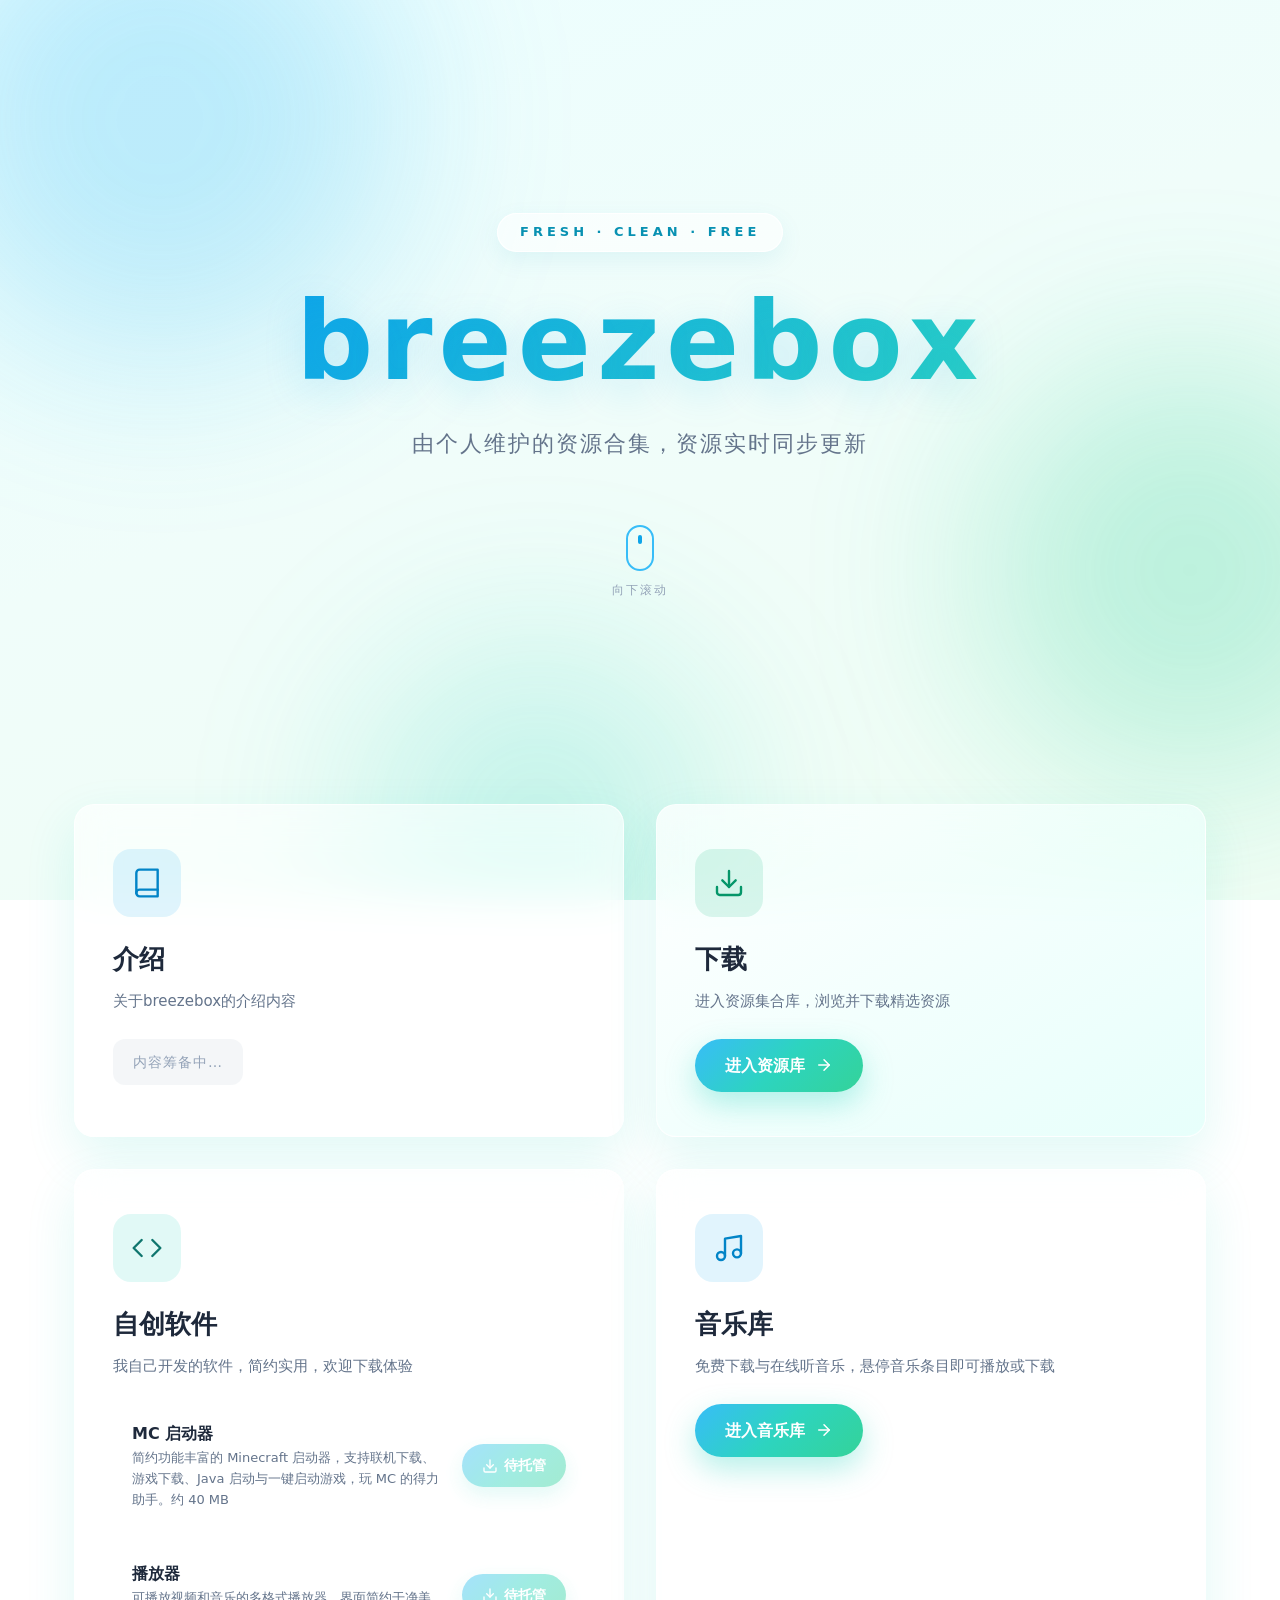
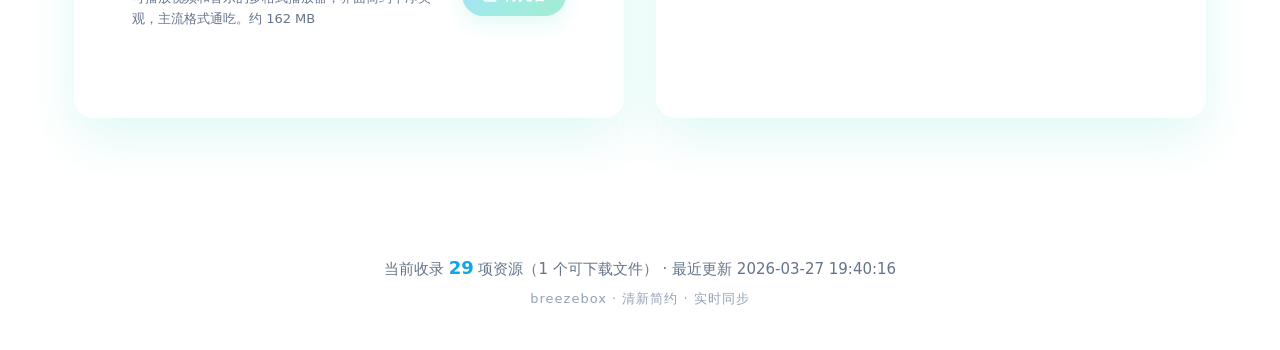
<file: index.html>
<!DOCTYPE html>
<html lang="zh-CN">
<head>
<meta charset="utf-8">
<meta name="viewport" content="width=device-width, initial-scale=1">
<title>breezebox - 精选软件 · 系统工具 · 游戏资源，一站下载</title>
<link rel="stylesheet" href="assets/css/style.css">
</head>
<body class="page-home">

<!-- 滚动进度条 -->
<div class="scroll-progress" id="scrollProgress"></div>

<!-- 背景光斑（视差） -->
<div class="bg-blobs" id="bgBlobs">
  <div class="blob blob-1"></div>
  <div class="blob blob-2"></div>
  <div class="blob blob-3"></div>
</div>

<!-- ======== Hero 首屏 ======== -->
<header class="hero">
  <div class="hero-inner">
    <p class="hero-badge reveal">FRESH · CLEAN · FREE</p>
    <h1 class="hero-title reveal" data-delay="1">breezebox</h1>
    <p class="hero-sub reveal" data-delay="2">由个人维护的资源合集，资源实时同步更新</p>
    <div class="hero-mouse reveal" data-delay="3" aria-hidden="true">
      <div class="mouse-body"><div class="mouse-wheel"></div></div>
      <span class="mouse-text">向下滚动</span>
    </div>
  </div>
</header>

<!-- ======== 卡片模块 ======== -->
<main class="cards-section">
  <div class="container">
    <div class="cards-grid">
      <!-- 介绍卡片（占位） -->
      <section class="card glass reveal" data-delay="1">
        <div class="card-icon icon-intro">
          <svg viewBox="0 0 24 24" fill="none" stroke="currentColor" stroke-width="1.8" stroke-linecap="round" stroke-linejoin="round"><path d="M4 19.5A2.5 2.5 0 0 1 6.5 17H20"/><path d="M6.5 2H20v20H6.5A2.5 2.5 0 0 1 4 19.5v-15A2.5 2.5 0 0 1 6.5 2z"/></svg>
        </div>
        <h2>介绍</h2>
        <p class="card-desc">关于breezebox的介绍内容</p>
        <div class="placeholder-note">内容筹备中…</div>
      </section>

      <!-- 下载卡片 -->
      <section class="card glass card-highlight reveal" data-delay="2">
        <div class="card-icon icon-download">
          <svg viewBox="0 0 24 24" fill="none" stroke="currentColor" stroke-width="1.8" stroke-linecap="round" stroke-linejoin="round"><path d="M21 15v4a2 2 0 0 1-2 2H5a2 2 0 0 1-2-2v-4"/><polyline points="7 10 12 15 17 10"/><line x1="12" y1="15" x2="12" y2="3"/></svg>
        </div>
        <h2>下载</h2>
        <p class="card-desc">进入资源集合库，浏览并下载精选资源</p>
        <a class="btn btn-primary btn-glow" href="library.html">
          进入资源库
          <svg viewBox="0 0 24 24" fill="none" stroke="currentColor" stroke-width="2" stroke-linecap="round" stroke-linejoin="round"><line x1="5" y1="12" x2="19" y2="12"/><polyline points="12 5 19 12 12 19"/></svg>
        </a>
      </section>

      <!-- 自创软件卡片 -->
      <section class="card glass reveal" data-delay="3">
        <div class="card-icon icon-soft">
          <svg viewBox="0 0 24 24" fill="none" stroke="currentColor" stroke-width="1.8" stroke-linecap="round" stroke-linejoin="round"><polyline points="16 18 22 12 16 6"/><polyline points="8 6 2 12 8 18"/></svg>
        </div>
        <h2>自创软件</h2>
        <p class="card-desc">我自己开发的软件，简约实用，欢迎下载体验</p>
        <div class="soft-list">
          <div class="soft-item">
            <div class="soft-info">
              <div class="soft-name">MC 启动器</div>
              <div class="soft-desc">简约功能丰富的 Minecraft 启动器，支持联机下载、游戏下载、Java 启动与一键启动游戏，玩 MC 的得力助手。约 40 MB</div>
            </div>
            <a class="soft-dl" data-res-path="自制软件/NovaLauncher_Setup.exe">
              <svg viewBox="0 0 24 24" fill="none" stroke="currentColor" stroke-width="2" stroke-linecap="round" stroke-linejoin="round"><path d="M21 15v4a2 2 0 0 1-2 2H5a2 2 0 0 1-2-2v-4"/><polyline points="7 10 12 15 17 10"/><line x1="12" y1="15" x2="12" y2="3"/></svg>
              <span data-res-label>下载</span>
            </a>
          </div>
          <div class="soft-item">
            <div class="soft-info">
              <div class="soft-name">播放器</div>
              <div class="soft-desc">可播放视频和音乐的多格式播放器，界面简约干净美观，主流格式通吃。约 162 MB</div>
            </div>
            <a class="soft-dl" data-res-path="自制软件/setup.exe">
              <svg viewBox="0 0 24 24" fill="none" stroke="currentColor" stroke-width="2" stroke-linecap="round" stroke-linejoin="round"><path d="M21 15v4a2 2 0 0 1-2 2H5a2 2 0 0 1-2-2v-4"/><polyline points="7 10 12 15 17 10"/><line x1="12" y1="15" x2="12" y2="3"/></svg>
              <span data-res-label>下载</span>
            </a>
          </div>
        </div>
      </section>

      <!-- 音乐库卡片 -->
      <section class="card glass reveal" data-delay="4">
        <div class="card-icon icon-music">
          <svg viewBox="0 0 24 24" fill="none" stroke="currentColor" stroke-width="1.8" stroke-linecap="round" stroke-linejoin="round"><path d="M9 18V5l12-2v13"/><circle cx="6" cy="18" r="3"/><circle cx="18" cy="16" r="3"/></svg>
        </div>
        <h2>音乐库</h2>
        <p class="card-desc">免费下载与在线听音乐，悬停音乐条目即可播放或下载</p>
        <a class="btn btn-primary btn-glow" href="music.html">
          进入音乐库
          <svg viewBox="0 0 24 24" fill="none" stroke="currentColor" stroke-width="2" stroke-linecap="round" stroke-linejoin="round"><line x1="5" y1="12" x2="19" y2="12"/><polyline points="12 5 19 12 12 19"/></svg>
        </a>
      </section>
    </div>
  </div>
</main>

<!-- ======== 页脚 ======== -->
<footer class="footer reveal">
  <div class="container">
    <p id="footerStats" class="footer-stats">正在读取资源统计…</p>
    <p class="footer-note">breezebox · 清新简约 · 实时同步</p>
  </div>
</footer>

<script src="assets/js/api.js"></script>
<script src="assets/js/main.js"></script>
</body>
</html>
</file>
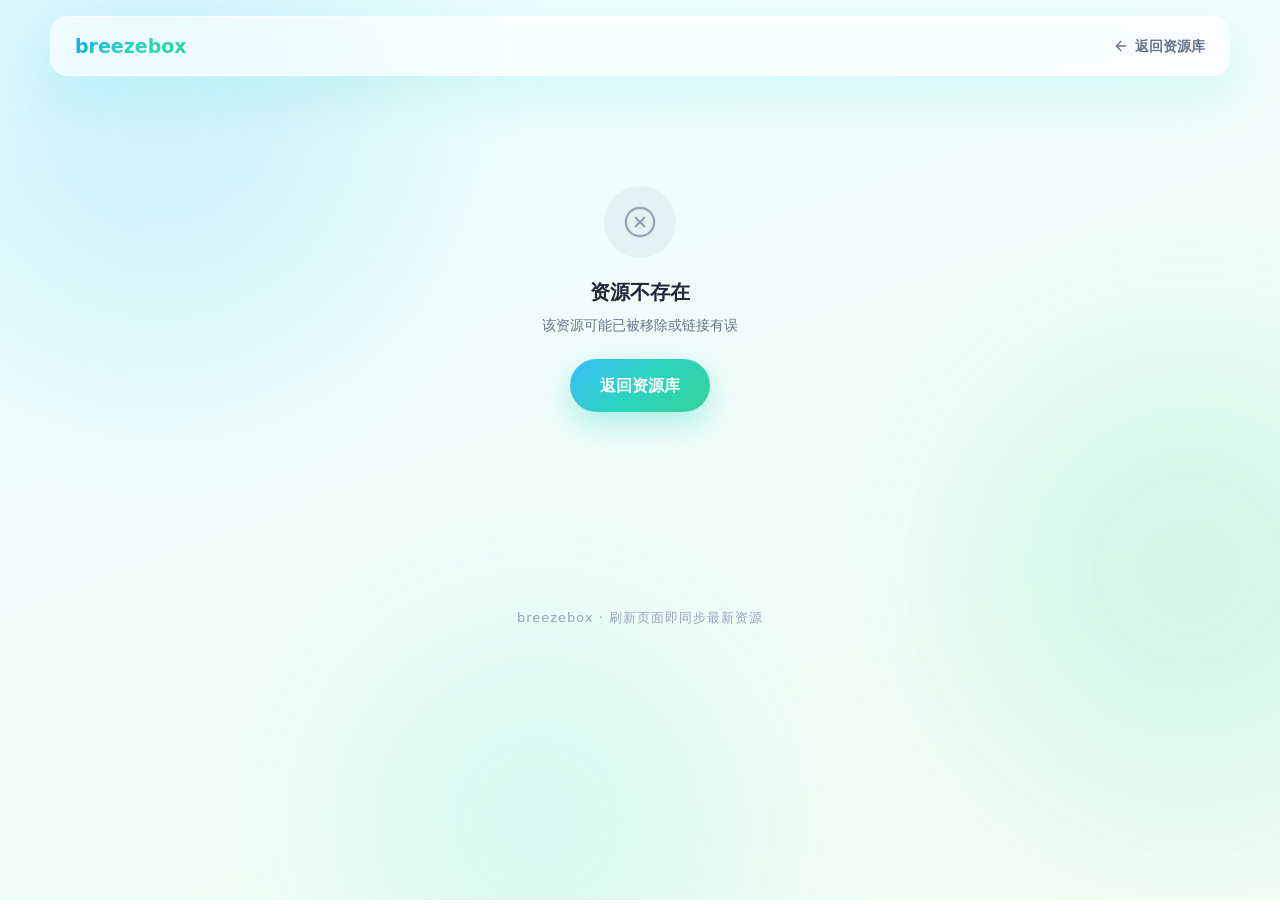
<file: detail.html>
<!DOCTYPE html>
<html lang="zh-CN">
<head>
<meta charset="utf-8">
<meta name="viewport" content="width=device-width, initial-scale=1">
<title>资源详情 - breezebox</title>
<link rel="stylesheet" href="assets/css/style.css">
</head>
<body class="page-detail">

<div class="scroll-progress" id="scrollProgress"></div>
<div class="bg-blobs bg-blobs-dim" id="bgBlobs">
  <div class="blob blob-1"></div>
  <div class="blob blob-2"></div>
  <div class="blob blob-3"></div>
</div>

<!-- 顶部导航 -->
<nav class="topnav glass">
  <div class="container nav-inner">
    <a class="brand" href="index.html">breezebox</a>
    <a class="nav-back" href="library.html">
      <svg viewBox="0 0 24 24" fill="none" stroke="currentColor" stroke-width="2" stroke-linecap="round" stroke-linejoin="round"><line x1="19" y1="12" x2="5" y2="12"/><polyline points="12 19 5 12 12 5"/></svg>
      返回资源库
    </a>
  </div>
</nav>

<main class="container page-main">

  <!-- 加载中 -->
  <div class="loading-wrap" id="loadingWrap">
    <div class="spinner"></div>
    <p>正在加载资源详情…</p>
  </div>

  <!-- 404 -->
  <div class="empty-state" id="notFound" hidden>
    <div class="empty-icon">
      <svg viewBox="0 0 24 24" fill="none" stroke="currentColor" stroke-width="1.6" stroke-linecap="round" stroke-linejoin="round"><circle cx="12" cy="12" r="10"/><line x1="15" y1="9" x2="9" y2="15"/><line x1="9" y1="9" x2="15" y2="15"/></svg>
    </div>
    <p class="empty-title">资源不存在</p>
    <p class="empty-sub">该资源可能已被移除或链接有误</p>
    <a class="btn btn-primary" href="library.html">返回资源库</a>
  </div>

  <!-- 详情内容 -->
  <div id="detailContent" hidden>
    <article class="detail-card glass reveal">
      <div class="detail-head">
        <div>
          <span class="tag tag-category" id="dCategory"></span>
          <span class="tag tag-type" id="dType"></span>
        </div>
        <h1 id="dName"></h1>
        <p class="detail-desc" id="dDesc"></p>
      </div>

      <div class="detail-meta">
        <div class="meta-item"><span class="meta-label">大小</span><span class="meta-value" id="dSize"></span></div>
        <div class="meta-item"><span class="meta-label">类型</span><span class="meta-value" id="dType2"></span></div>
        <div class="meta-item"><span class="meta-label">修改时间</span><span class="meta-value" id="dMtime"></span></div>
        <div class="meta-item"><span class="meta-label">路径</span><span class="meta-value meta-path" id="dPath"></span></div>
      </div>

      <div class="detail-intro" id="dIntro"></div>

      <!-- 下载区 -->
      <div class="download-zone" id="dDownloadZone"></div>

      <!-- 文件夹内部文件列表 -->
      <div id="dInnerList" hidden>
        <h3 class="section-subtitle">文件夹内部文件</h3>
        <p class="inner-hint">以下文件可逐个下载；标注「待上传」的文件暂未上传实体或登记网盘地址</p>
        <div class="inner-files" id="dInnerFiles"></div>
      </div>
    </article>

    <!-- 相关推荐 -->
    <section class="related" id="relatedWrap" hidden>
      <h3 class="section-title">相关推荐</h3>
      <div class="cards-grid cards-grid-small" id="relatedList"></div>
    </section>
  </div>
</main>

<footer class="footer">
  <div class="container">
    <p class="footer-note">breezebox · 刷新页面即同步最新资源</p>
  </div>
</footer>

<script src="assets/js/api.js"></script>
<script src="assets/js/main.js"></script>
<script src="assets/js/detail.js"></script>
</body>
</html>
</file>
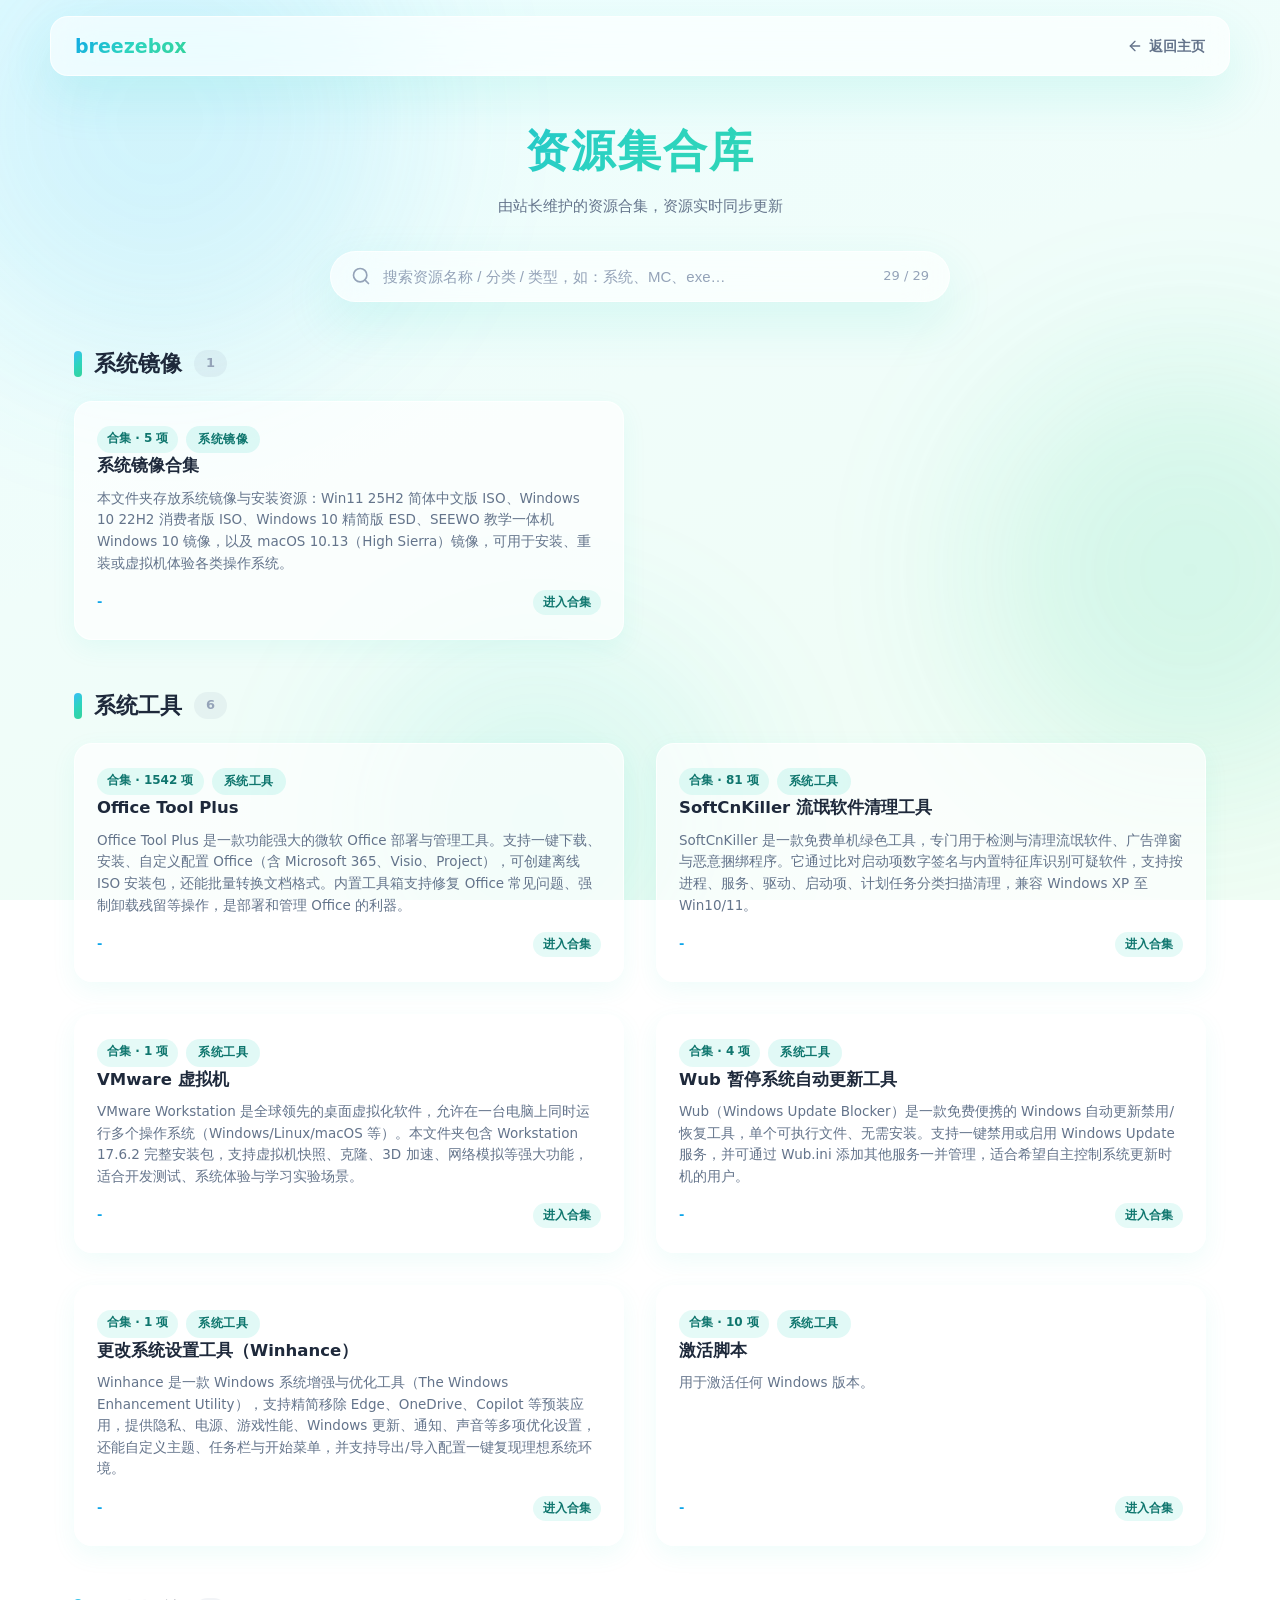
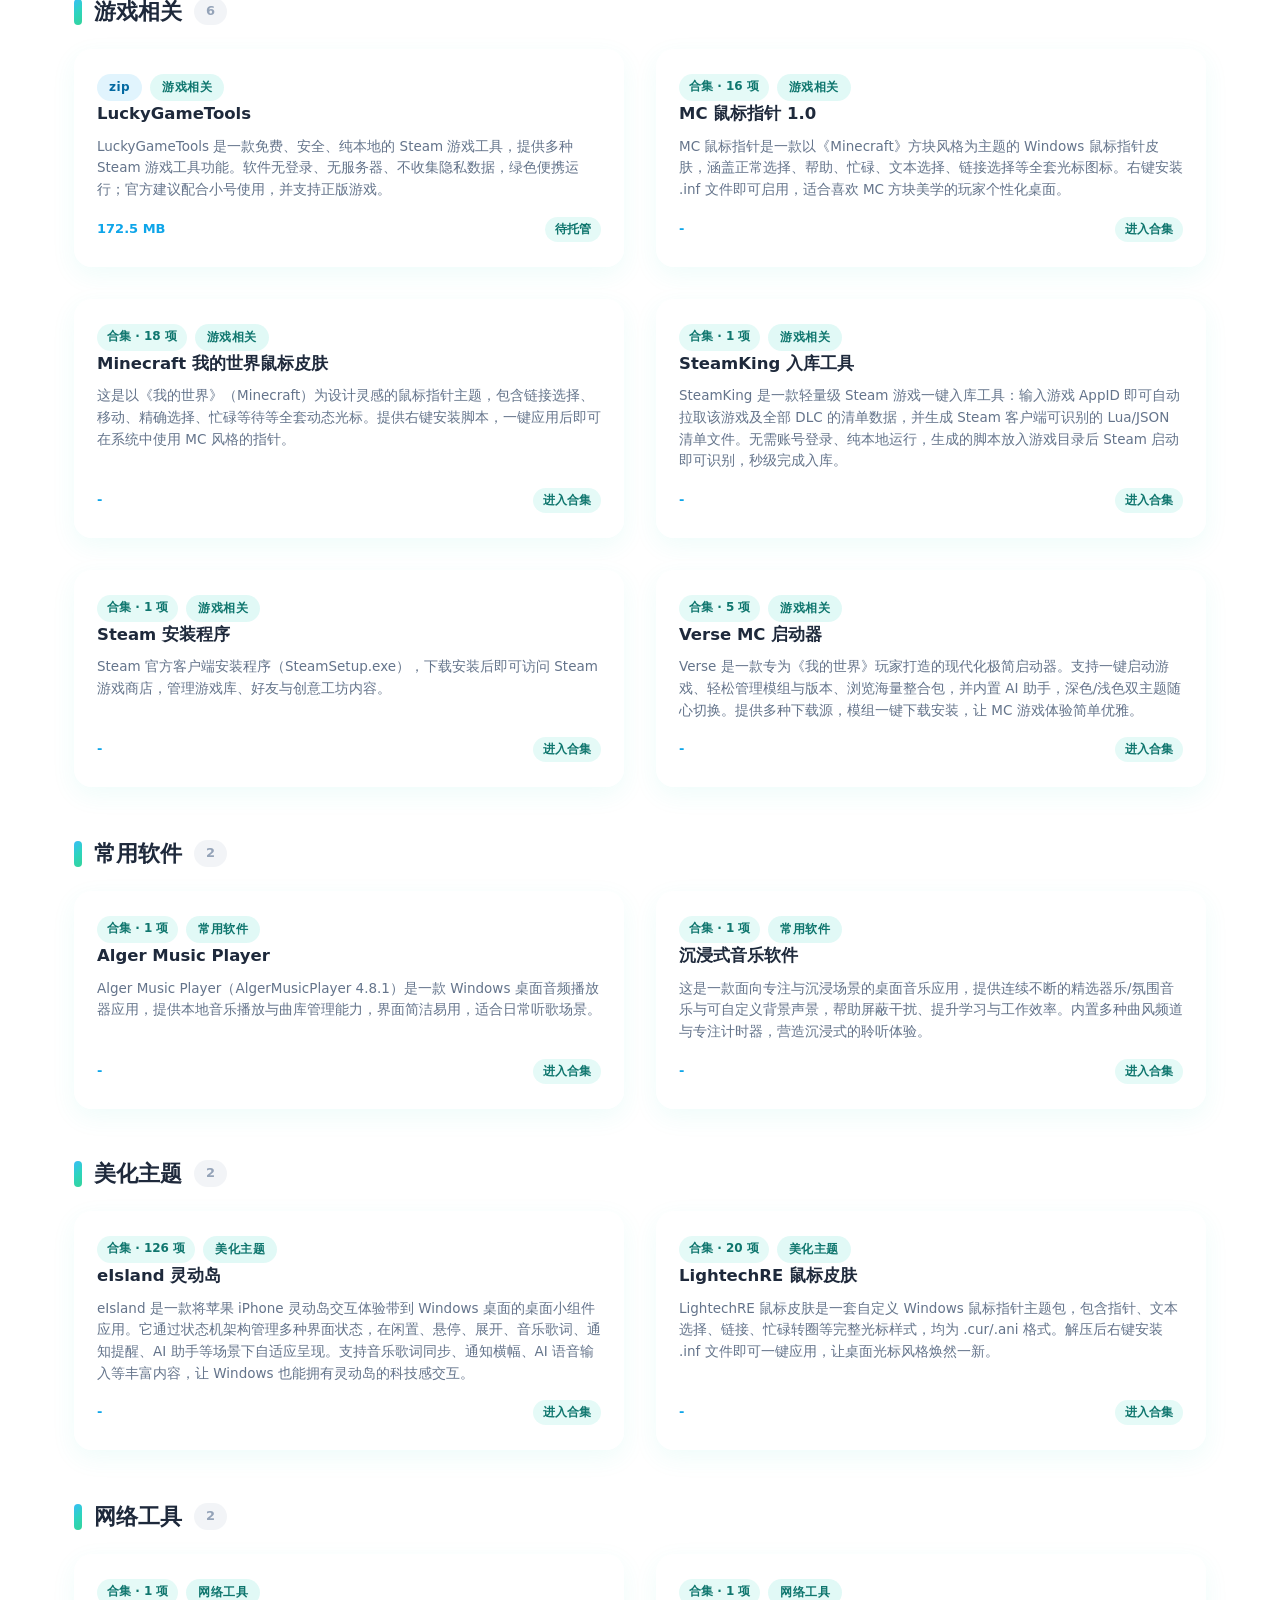
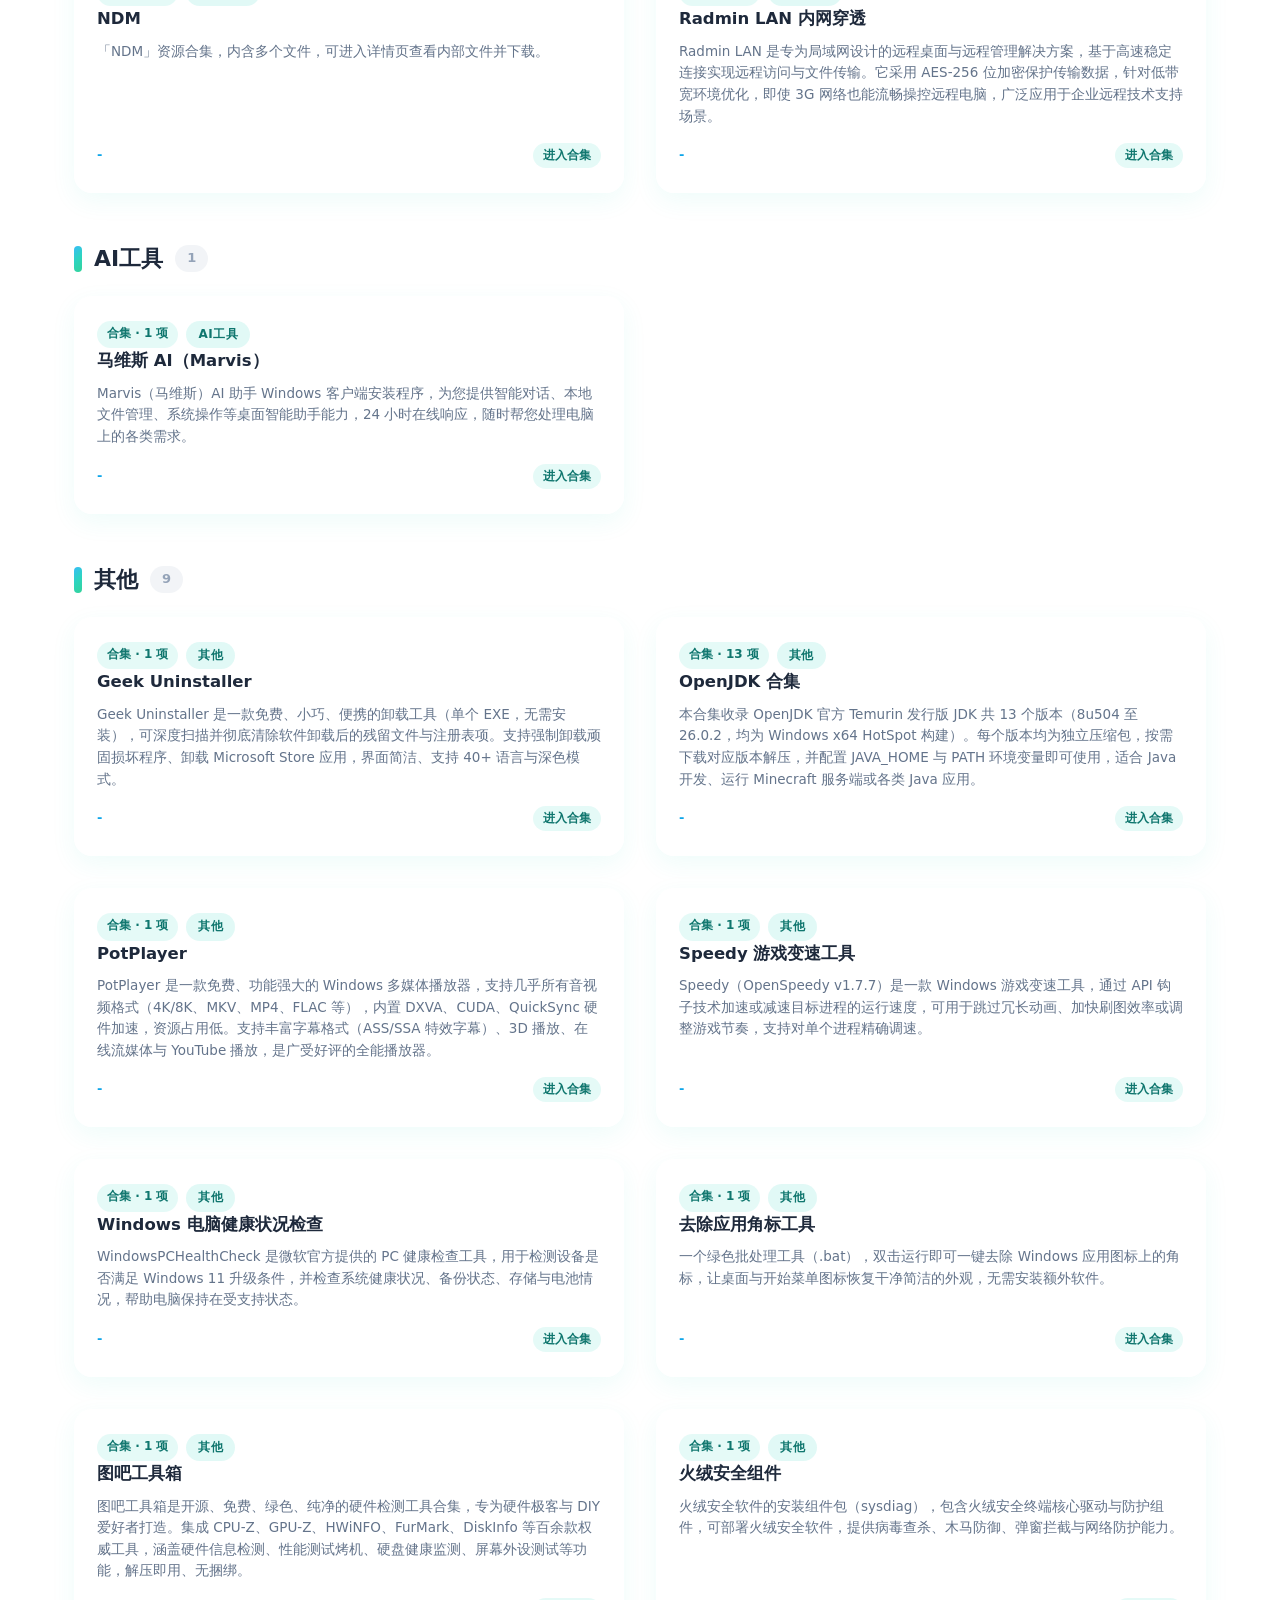
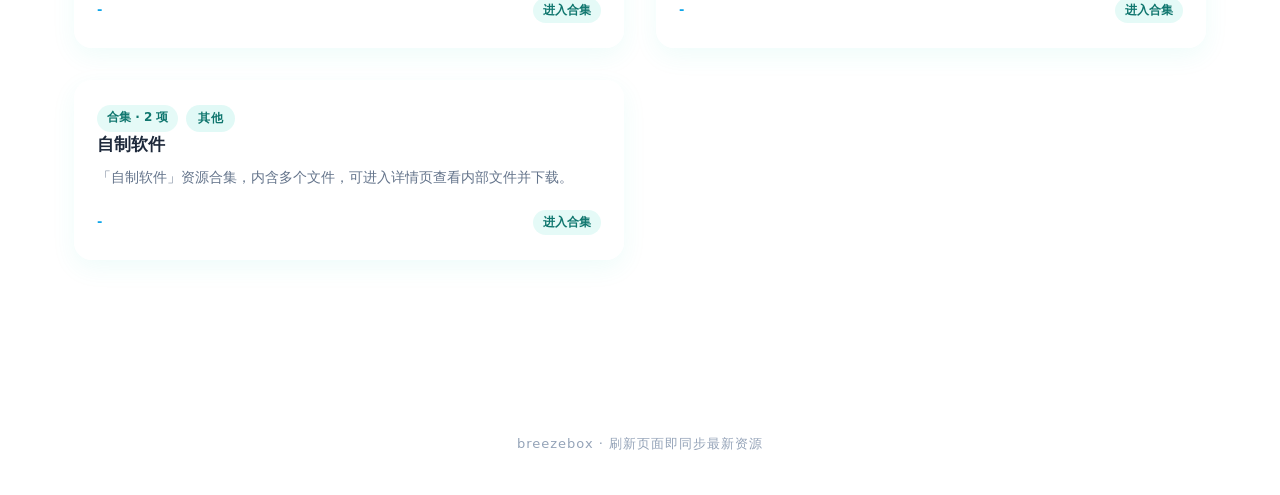
<file: library.html>
﻿<!DOCTYPE html>
<html lang="zh-CN">
<head>
<meta charset="utf-8">
<meta name="viewport" content="width=device-width, initial-scale=1">
<title>资源集合库 - breezebox</title>
<link rel="stylesheet" href="assets/css/style.css">
</head>
<body class="page-library">

<div class="scroll-progress" id="scrollProgress"></div>
<div class="bg-blobs bg-blobs-dim" id="bgBlobs">
  <div class="blob blob-1"></div>
  <div class="blob blob-2"></div>
  <div class="blob blob-3"></div>
</div>

<!-- 顶部导航 -->
<nav class="topnav glass">
  <div class="container nav-inner">
    <a class="brand" href="index.html">breezebox</a>
    <a class="nav-back" href="index.html">
      <svg viewBox="0 0 24 24" fill="none" stroke="currentColor" stroke-width="2" stroke-linecap="round" stroke-linejoin="round"><line x1="19" y1="12" x2="5" y2="12"/><polyline points="12 19 5 12 12 5"/></svg>
      返回主页
    </a>
  </div>
</nav>

<main class="container page-main">
  <header class="page-head reveal">
    <h1>资源集合库</h1>
    <p class="page-sub">由站长维护的资源合集，资源实时同步更新</p>
  </header>

  <!-- 搜索框 -->
  <div class="search-bar glass reveal" data-delay="1">
    <svg viewBox="0 0 24 24" fill="none" stroke="currentColor" stroke-width="2" stroke-linecap="round" stroke-linejoin="round"><circle cx="11" cy="11" r="8"/><line x1="21" y1="21" x2="16.65" y2="16.65"/></svg>
    <input type="text" id="searchInput" placeholder="搜索资源名称 / 分类 / 类型，如：系统、MC、exe…" autocomplete="off">
    <span class="search-count" id="searchCount"></span>
  </div>

  <!-- 加载中 -->
  <div class="loading-wrap" id="loadingWrap">
    <div class="spinner"></div>
    <p>正在加载资源列表…</p>
  </div>

  <!-- 空状态 -->
  <div class="empty-state" id="emptyState" hidden>
    <div class="empty-icon">
      <svg viewBox="0 0 24 24" fill="none" stroke="currentColor" stroke-width="1.6" stroke-linecap="round" stroke-linejoin="round"><circle cx="11" cy="11" r="8"/><line x1="21" y1="21" x2="16.65" y2="16.65"/><line x1="8" y1="11" x2="14" y2="11"/></svg>
    </div>
    <p class="empty-title">未找到相关资源</p>
    <p class="empty-sub">换个关键词试试，例如「系统」「MC」「office」</p>
  </div>

  <!-- 分类分区 -->
  <div id="categorySections"></div>
</main>

<footer class="footer">
  <div class="container">
    <p class="footer-note">breezebox · 刷新页面即同步最新资源</p>
  </div>
</footer>

<script src="assets/js/api.js"></script>
<script src="assets/js/main.js"></script>
<script src="assets/js/library.js"></script>
</body>
</html>
</file>
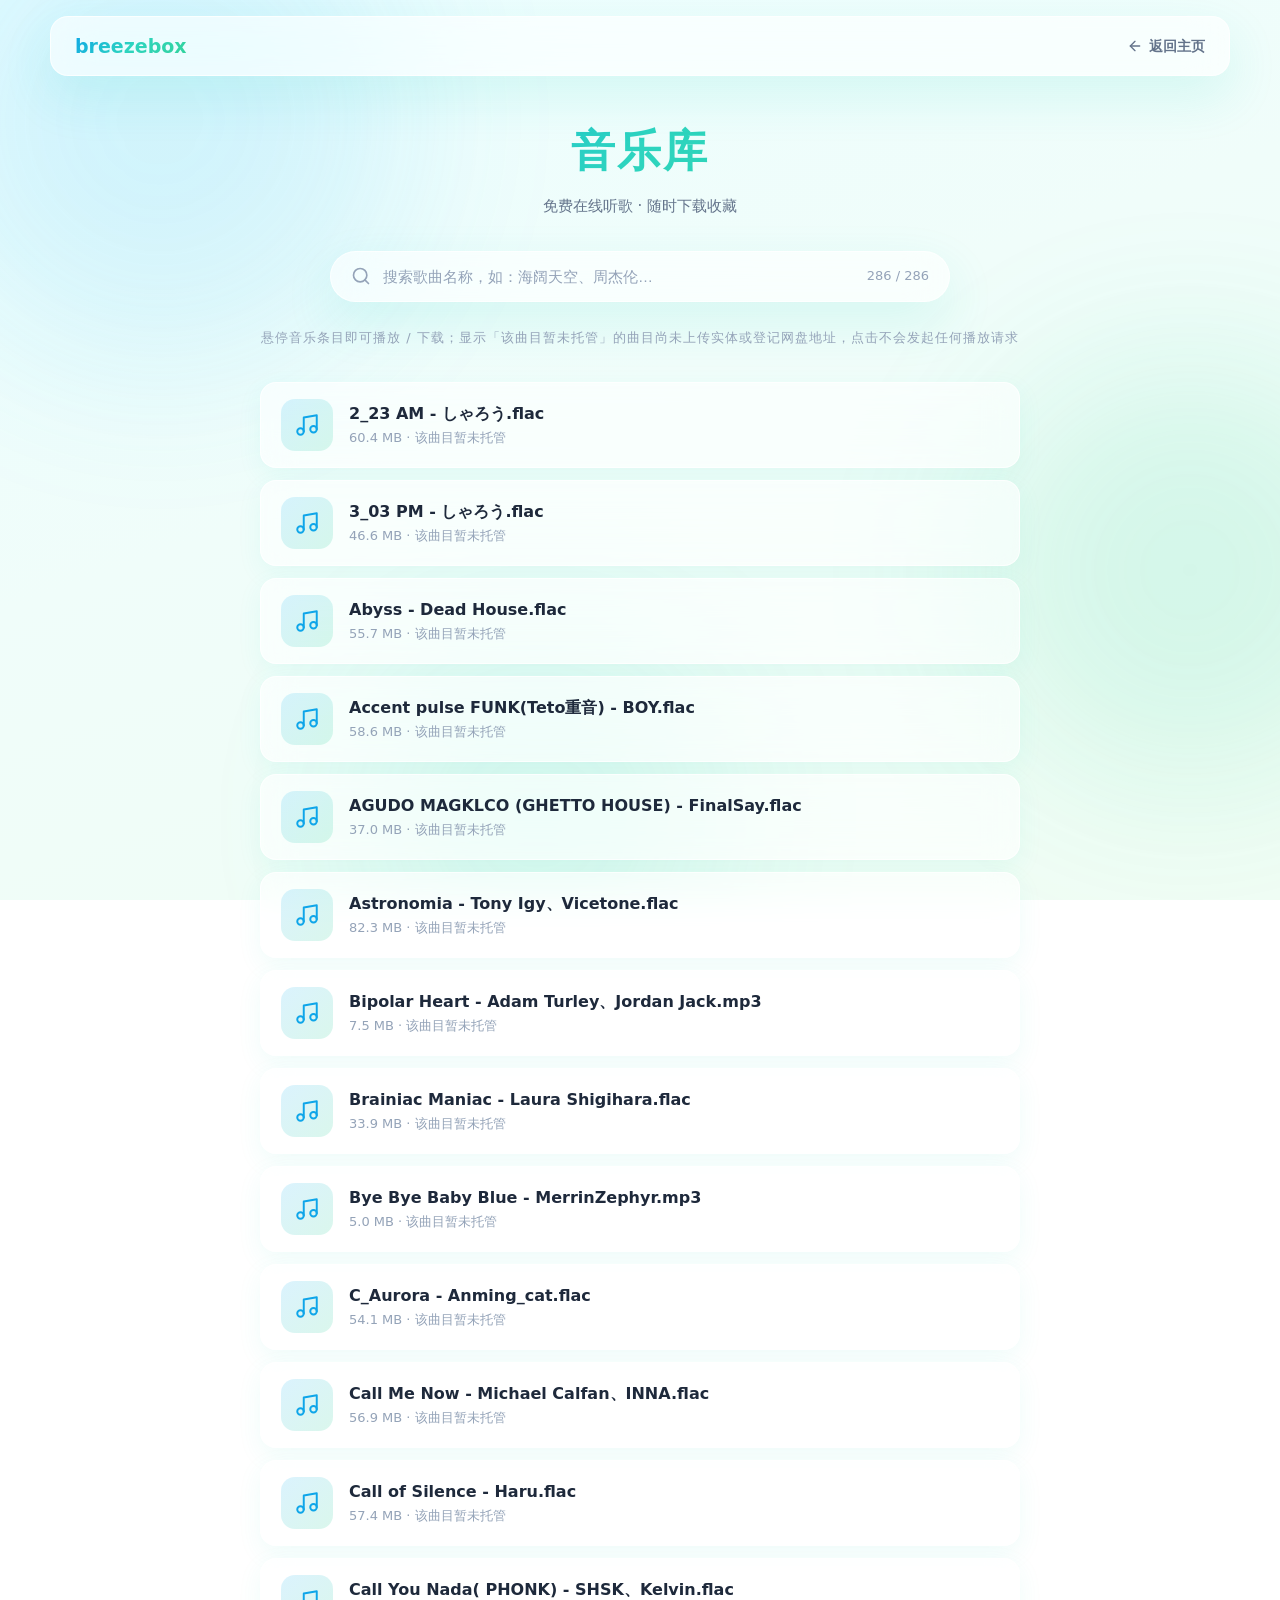
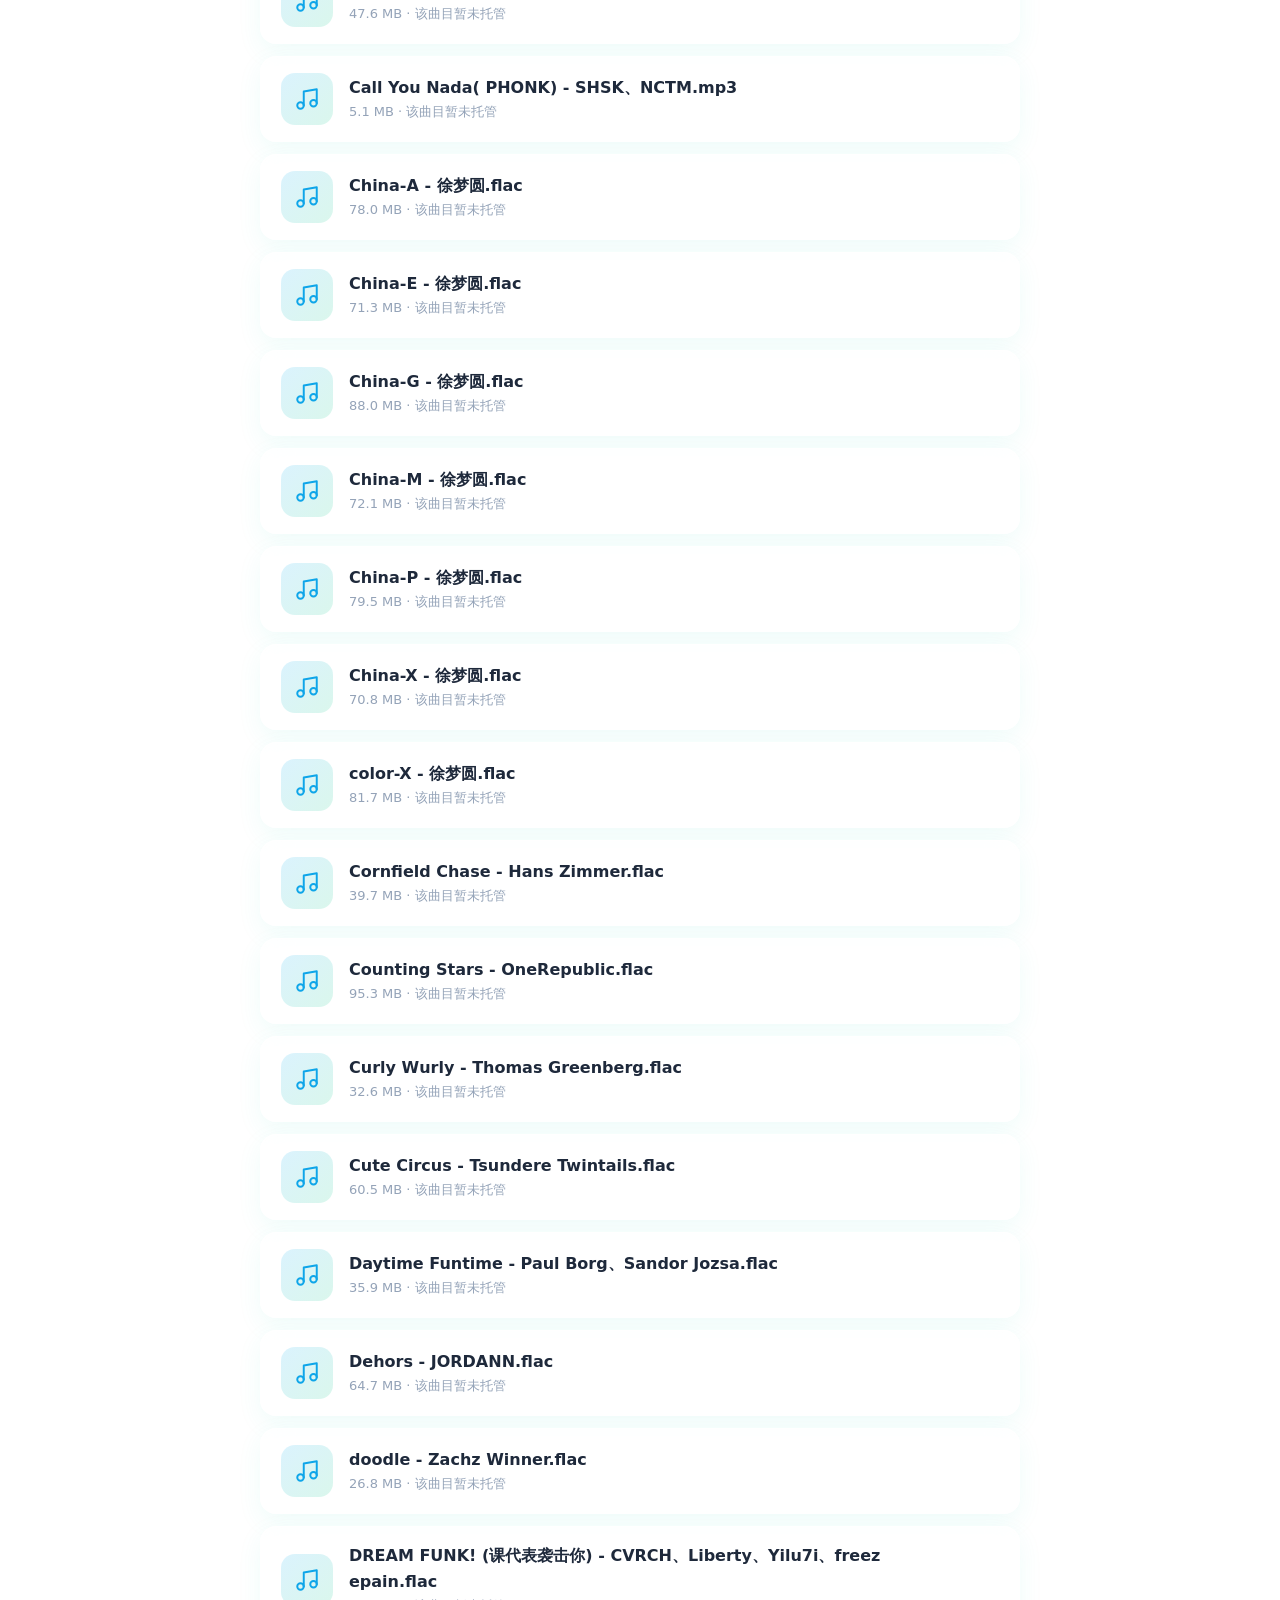
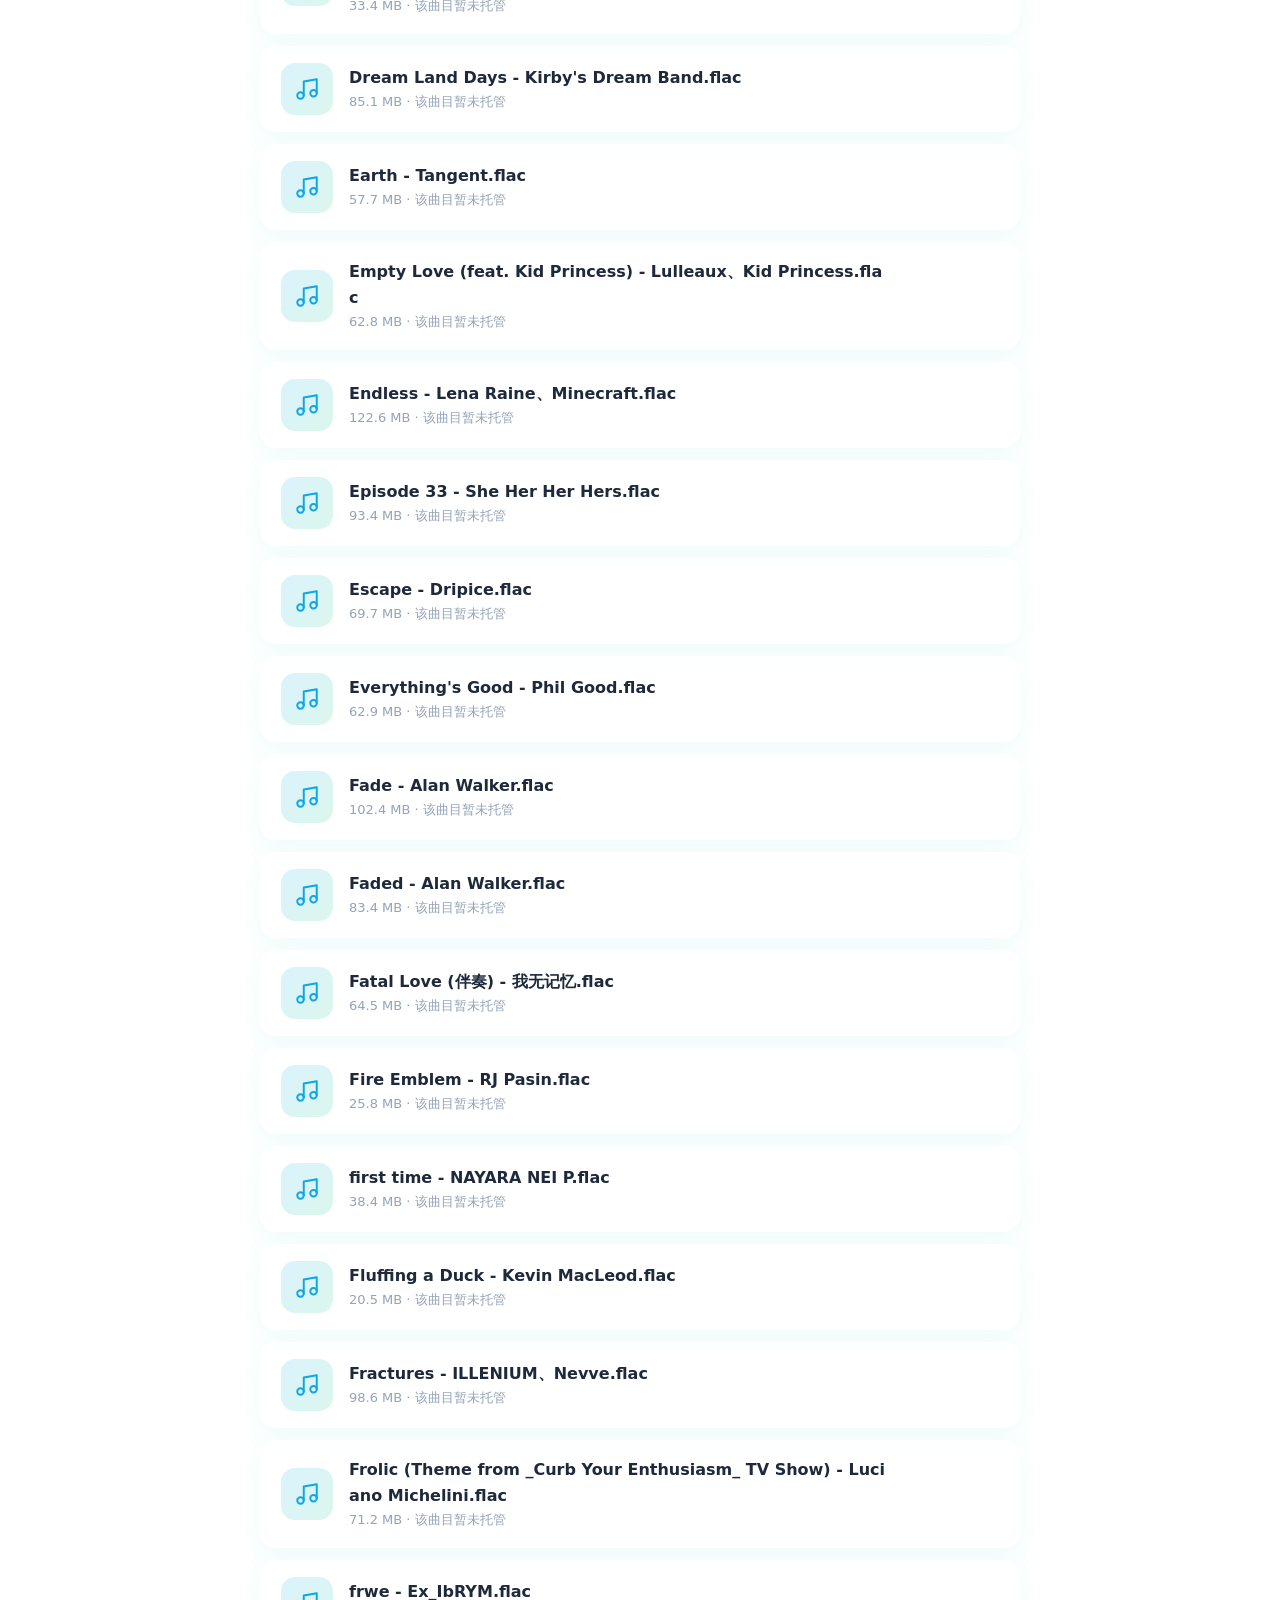
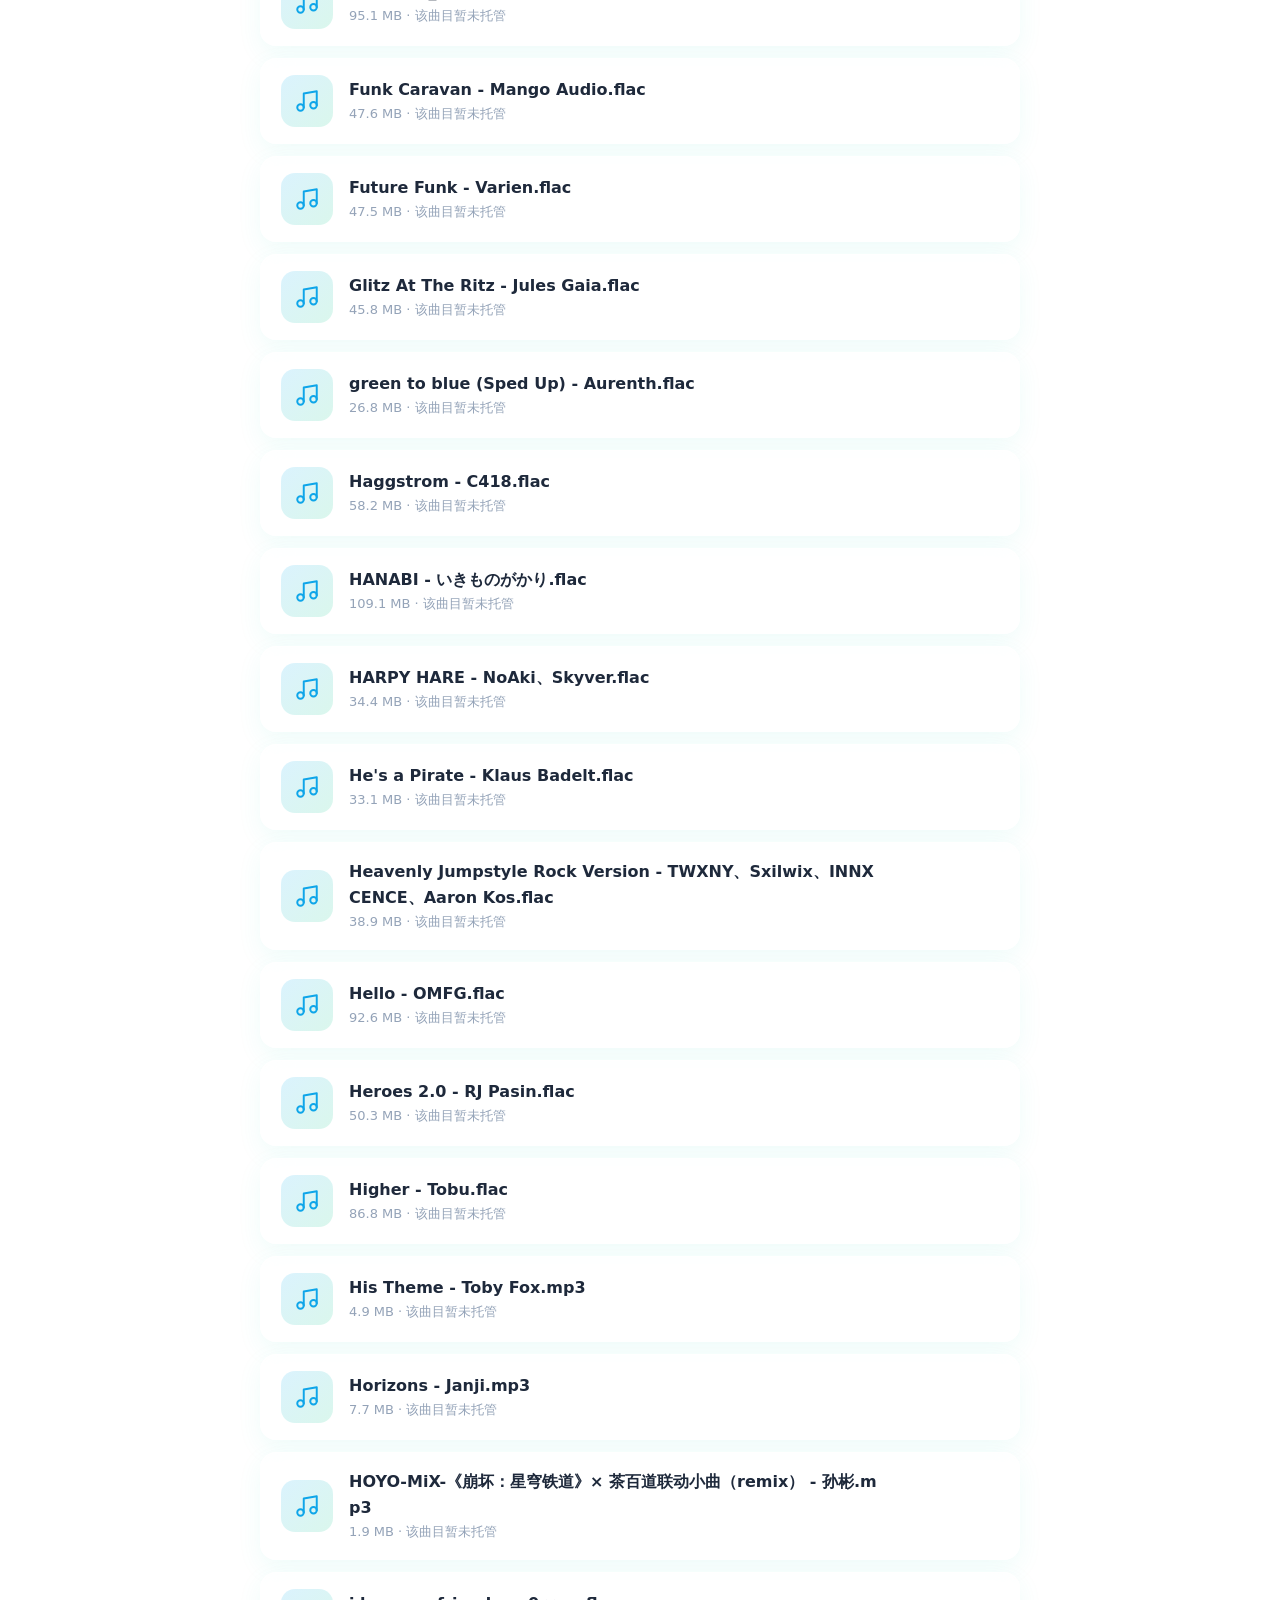
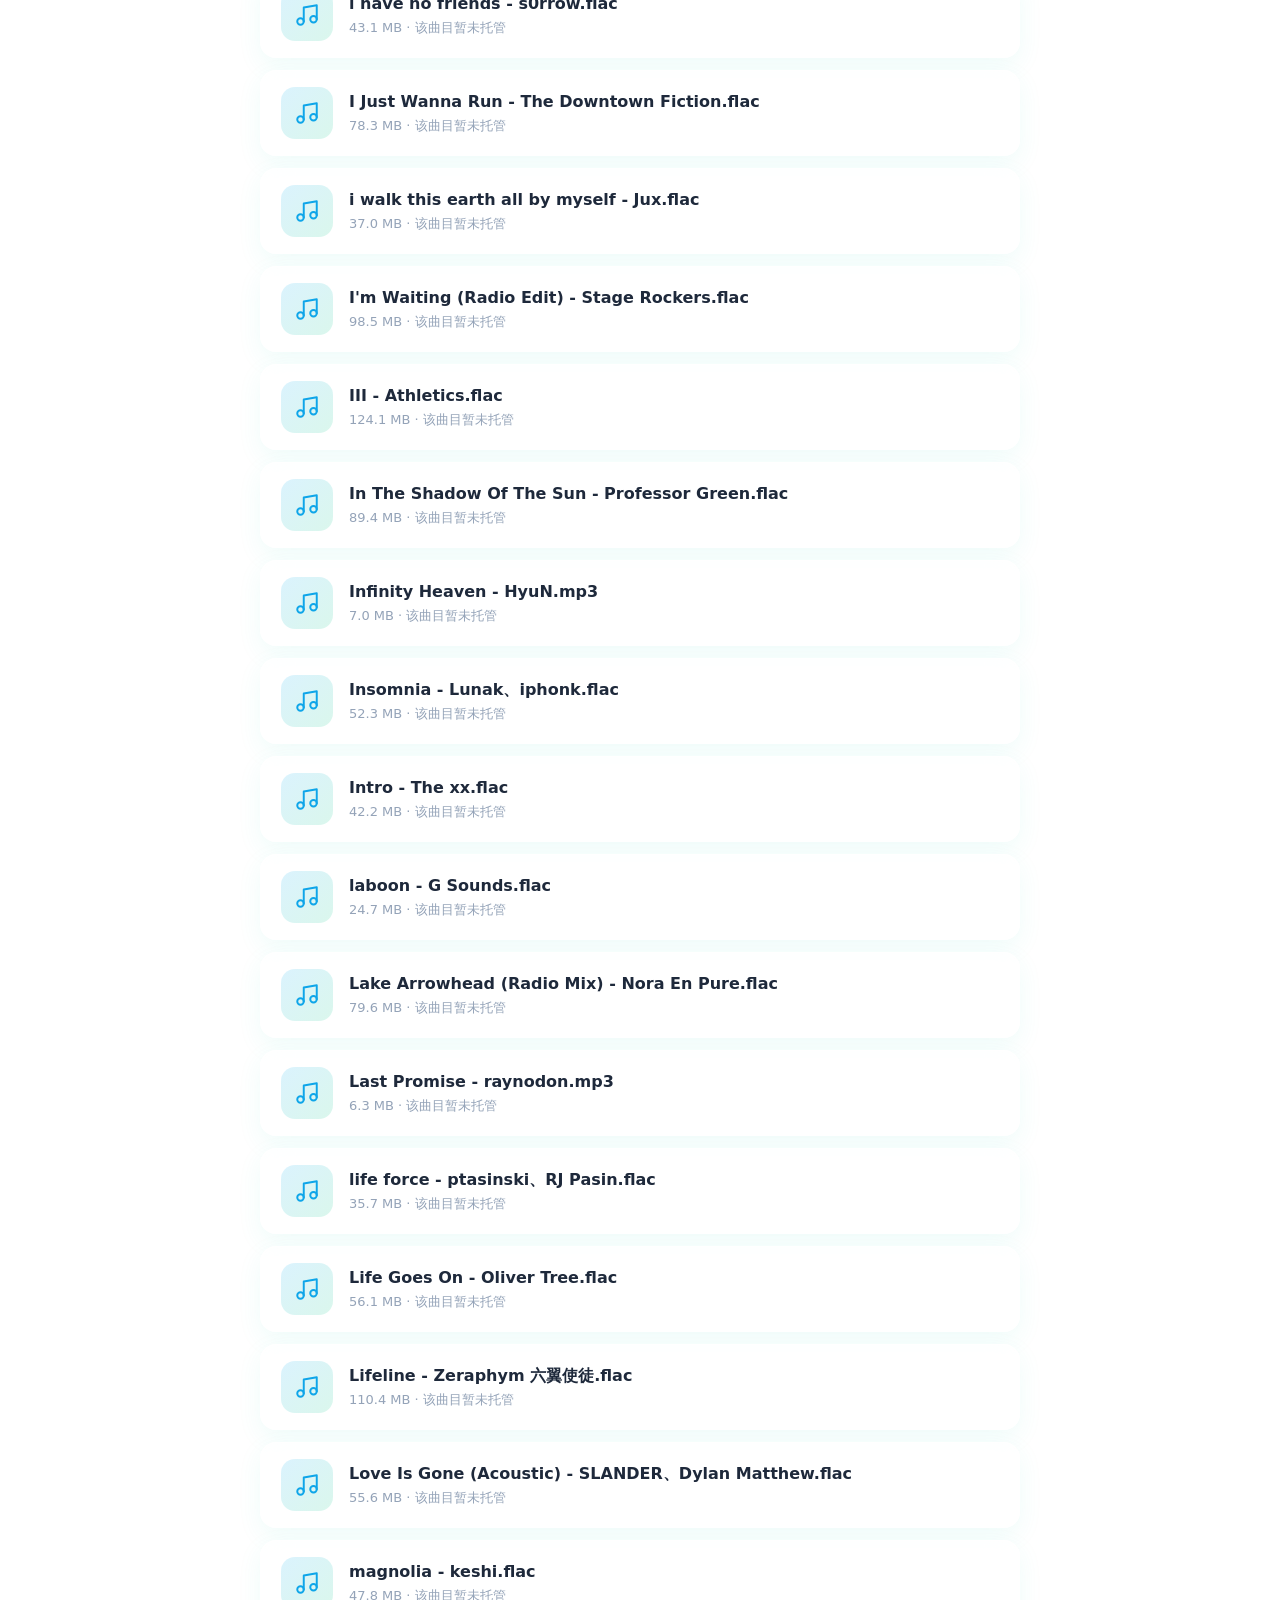
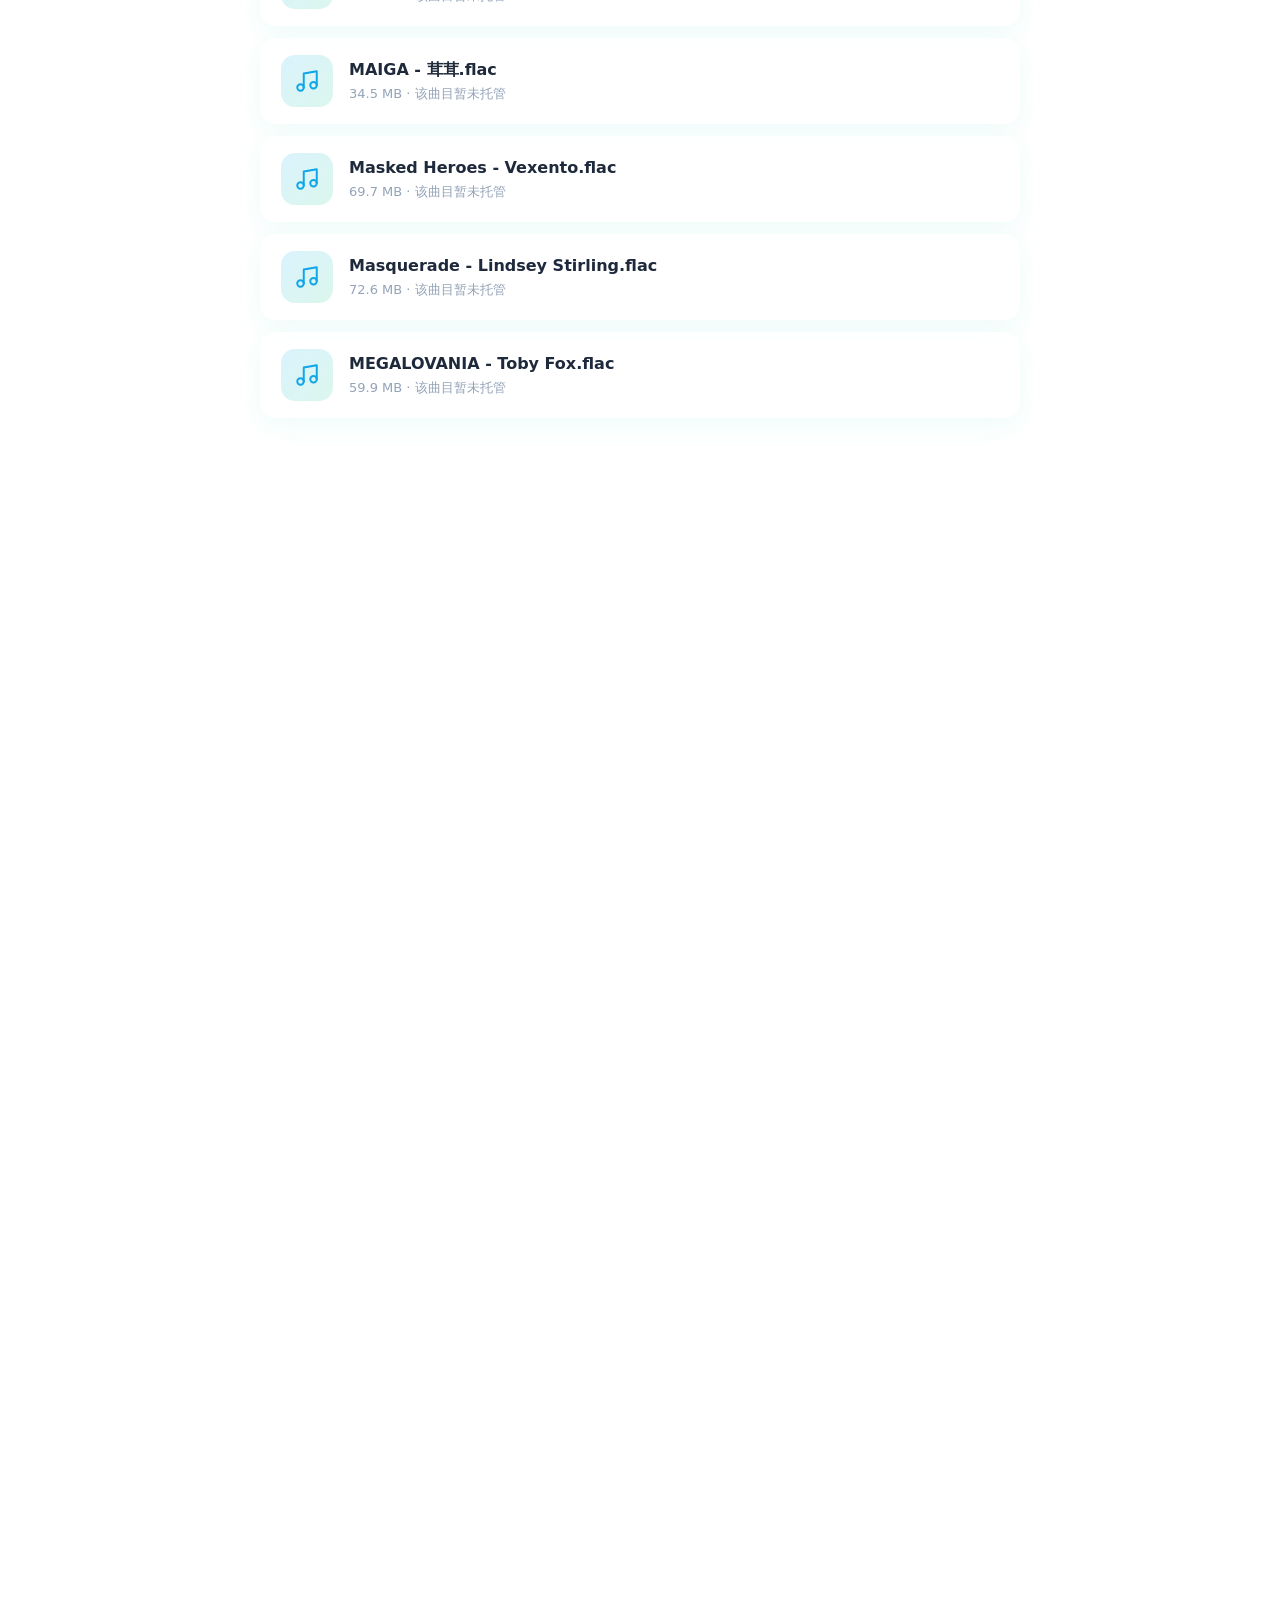
<file: music.html>
<!DOCTYPE html>
<html lang="zh-CN">
<head>
<meta charset="utf-8">
<meta name="viewport" content="width=device-width, initial-scale=1">
<title>音乐库 - breezebox</title>
<link rel="stylesheet" href="assets/css/style.css">
</head>
<body class="page-music">

<div class="scroll-progress" id="scrollProgress"></div>
<div class="bg-blobs bg-blobs-dim" id="bgBlobs">
  <div class="blob blob-1"></div>
  <div class="blob blob-2"></div>
  <div class="blob blob-3"></div>
</div>

<!-- 顶部导航 -->
<nav class="topnav glass">
  <div class="container nav-inner">
    <a class="brand" href="index.html">breezebox</a>
    <a class="nav-back" href="index.html">
      <svg viewBox="0 0 24 24" fill="none" stroke="currentColor" stroke-width="2" stroke-linecap="round" stroke-linejoin="round"><line x1="19" y1="12" x2="5" y2="12"/><polyline points="12 19 5 12 12 5"/></svg>
      返回主页
    </a>
  </div>
</nav>

<main class="container page-main">
  <header class="page-head reveal">
    <h1>音乐库</h1>
    <p class="page-sub">免费在线听歌 · 随时下载收藏</p>
  </header>

  <!-- 搜索框 -->
  <div class="search-bar glass reveal" data-delay="1">
    <svg viewBox="0 0 24 24" fill="none" stroke="currentColor" stroke-width="2" stroke-linecap="round" stroke-linejoin="round"><circle cx="11" cy="11" r="8"/><line x1="21" y1="21" x2="16.65" y2="16.65"/></svg>
    <input type="text" id="musicSearchInput" placeholder="搜索歌曲名称，如：海阔天空、周杰伦…" autocomplete="off">
    <span class="search-count" id="musicSearchCount"></span>
  </div>

  <p class="music-hint reveal" data-delay="1">悬停音乐条目即可播放 / 下载；显示「该曲目暂未托管」的曲目尚未上传实体或登记网盘地址，点击不会发起任何播放请求</p>

  <!-- 加载中 -->
  <div class="loading-wrap" id="loadingWrap">
    <div class="spinner"></div>
    <p>正在加载音乐列表…</p>
  </div>

  <!-- 空状态 -->
  <div class="empty-state" id="emptyState" hidden>
    <div class="empty-icon">
      <svg viewBox="0 0 24 24" fill="none" stroke="currentColor" stroke-width="1.6" stroke-linecap="round" stroke-linejoin="round"><path d="M9 18V5l12-2v13"/><circle cx="6" cy="18" r="3"/><circle cx="18" cy="16" r="3"/></svg>
    </div>
    <p class="empty-title">音乐文件夹是空的</p>
    <p class="empty-sub">请将音频文件放入 downloads 下的音乐文件夹，或在 assets/data/links.json 中登记网盘地址，运行 build_static.py 更新数据后刷新本页</p>
  </div>

  <!-- 音乐列表 -->
  <div class="music-list" id="musicList"></div>
</main>

<!-- 底部迷你播放器 -->
<div class="music-player-bar" id="musicPlayerBar" hidden>
  <span class="music-player-name" id="musicPlayerName"></span>
  <audio id="musicAudio" controls autoplay></audio>
  <button class="music-player-close" id="musicPlayerClose" title="关闭播放器" aria-label="关闭播放器">
    <svg viewBox="0 0 24 24" fill="none" stroke="currentColor" stroke-width="2" stroke-linecap="round" stroke-linejoin="round"><line x1="18" y1="6" x2="6" y2="18"/><line x1="6" y1="6" x2="18" y2="18"/></svg>
  </button>
</div>

<footer class="footer">
  <div class="container">
    <p class="footer-note">breezebox · 音乐随放随下 · 实时同步</p>
  </div>
</footer>

<script src="assets/js/api.js"></script>
<script src="assets/js/main.js"></script>
<script src="assets/js/music.js"></script>
</body>
</html>
</file>
<file: assets/css/style.css>
﻿/* ---------- 独立鼠标光标（MC 像素风格） ---------- */
body {
  cursor: url("../cursors/site-default.ico") 1 1, default;
}
a, button, .btn, .res-card, .inner-file, .folder-dir-link, .nav-back,
input, select, textarea, [role="button"] {
  cursor: url("../cursors/site-pointer.ico") 6 1, pointer;
}

/* ============================================================
   breezebox - 全局样式
   清新风格：青蓝→薄荷绿渐变 / 玻璃拟态 / 圆角柔和阴影
   ============================================================ */

:root {
  --c-primary: #0ea5e9;      /* 青蓝 */
  --c-mint: #10b981;         /* 薄荷绿 */
  --c-accent: #2dd4bf;
  --c-bg: #f0fdfa;
  --c-text: #1e293b;
  --c-text-soft: #64748b;
  --c-text-faint: #94a3b8;
  --grad-main: linear-gradient(135deg, #38bdf8 0%, #2dd4bf 50%, #34d399 100%);
  --grad-hero: linear-gradient(135deg, #0ea5e9, #2dd4bf, #34d399);
  --radius: 20px;
  --shadow-card: 0 20px 50px rgba(45, 212, 191, 0.14);
  --shadow-hover: 0 28px 60px rgba(14, 165, 233, 0.20);
  --glass-bg: rgba(255, 255, 255, 0.66);
  --glass-border: rgba(255, 255, 255, 0.72);
}

* { margin: 0; padding: 0; box-sizing: border-box; }

html { scroll-behavior: smooth; }

body {
  font-family: "PingFang SC", "Microsoft YaHei", "Segoe UI", system-ui, -apple-system, sans-serif;
  background: linear-gradient(160deg, #ecfeff 0%, #f0fdfa 45%, #f0fdf4 100%);
  background-attachment: fixed;
  color: var(--c-text);
  line-height: 1.6;
  min-height: 100vh;
  overflow-x: hidden;
}

.container { max-width: 1180px; margin: 0 auto; padding: 0 24px; }

/* ---------- 滚动进度条 ---------- */
.scroll-progress {
  position: fixed; top: 0; left: 0; height: 4px; width: 0%;
  background: var(--grad-main); z-index: 9999;
  border-radius: 0 4px 4px 0;
  transition: width .08s linear;
}

/* ---------- 背景光斑（视差） ---------- */
.bg-blobs { position: fixed; inset: 0; z-index: -1; overflow: hidden; pointer-events: none; }
.bg-blobs-dim { opacity: .55; }
.blob {
  position: absolute; border-radius: 50%;
  filter: blur(90px); opacity: .55;
  transition: transform .3s ease-out;
  will-change: transform;
}
.blob-1 { width: 480px; height: 480px; background: rgba(56, 189, 248, .5); top: -120px; left: -80px; }
.blob-2 { width: 420px; height: 420px; background: rgba(52, 211, 153, .5); top: 40%; right: -120px; }
.blob-3 { width: 360px; height: 360px; background: rgba(45, 212, 191, .4); bottom: -100px; left: 28%; }

/* ---------- Reveal 滚动动画 ---------- */
.reveal {
  opacity: 0;
  transform: translateY(28px) scale(0.97);
  transition: opacity .8s cubic-bezier(.22, .61, .36, 1),
              transform .8s cubic-bezier(.22, .61, .36, 1);
  will-change: opacity, transform;
}
.reveal.visible { opacity: 1; transform: none; }

/* ---------- 玻璃拟态 ---------- */
.glass {
  background: var(--glass-bg);
  backdrop-filter: blur(20px) saturate(150%);
  -webkit-backdrop-filter: blur(20px) saturate(150%);
  border: 1px solid var(--glass-border);
  border-radius: var(--radius);
  box-shadow: var(--shadow-card);
}

/* ---------- 标签 ---------- */
.tag {
  display: inline-block; padding: 4px 12px; border-radius: 999px;
  font-size: 12px; font-weight: 600; letter-spacing: .5px;
  margin-right: 8px; vertical-align: middle;
}
.tag-category { background: rgba(45, 212, 191, .14); color: #0f766e; }
.tag-type { background: rgba(14, 165, 233, .12); color: #0369a1; }

/* ============================================================
   主页
   ============================================================ */
.hero {
  min-height: 86vh;
  display: flex; align-items: center; justify-content: center;
  text-align: center;
  padding: 80px 24px 40px;
  position: relative;
}
.hero-inner { max-width: 900px; }

.hero-badge {
  display: inline-block; font-size: 13px; font-weight: 700;
  letter-spacing: 4px; color: #0891b2;
  background: rgba(255, 255, 255, .6); border: 1px solid rgba(255, 255, 255, .9);
  padding: 8px 22px; border-radius: 999px; margin-bottom: 28px;
  box-shadow: 0 8px 24px rgba(8, 145, 178, .08);
}

.hero-title {
  font-size: clamp(52px, 10vw, 108px);
  font-weight: 900;
  letter-spacing: 6px;
  line-height: 1.15;
  background: var(--grad-hero);
  background-size: 220% 220%;
  -webkit-background-clip: text;
  background-clip: text;
  color: transparent;
  animation: gradientFlow 6s ease infinite;
  text-shadow: 0 10px 40px rgba(14, 165, 233, .18);
}
@keyframes gradientFlow {
  0%, 100% { background-position: 0% 50%; }
  50% { background-position: 100% 50%; }
}

.hero-sub {
  margin-top: 22px; font-size: clamp(16px, 2.6vw, 22px);
  color: var(--c-text-soft); font-weight: 400; letter-spacing: 2px;
}

/* 鼠标滚动指示 */
.hero-mouse { margin-top: 64px; display: flex; flex-direction: column; align-items: center; gap: 10px; }
.mouse-body {
  width: 28px; height: 46px; border: 2px solid #38bdf8; border-radius: 16px;
  display: flex; justify-content: center; padding-top: 8px;
  animation: breathe 2.4s ease-in-out infinite;
}
.mouse-wheel {
  width: 4px; height: 9px; border-radius: 4px; background: var(--c-primary);
  animation: wheelDrop 1.6s ease-in-out infinite;
}
.mouse-text { font-size: 12px; color: var(--c-text-faint); letter-spacing: 2px; }
@keyframes wheelDrop {
  0% { transform: translateY(0); opacity: 1; }
  70% { transform: translateY(12px); opacity: 0; }
  100% { transform: translateY(0); opacity: 0; }
}
@keyframes breathe {
  0%, 100% { transform: translateY(0); }
  50% { transform: translateY(7px); }
}

/* ---------- 卡片模块 ---------- */
.cards-section { padding: 30px 0 90px; }
.cards-grid {
  display: grid; grid-template-columns: repeat(2, 1fr);
  gap: 32px;
}
.cards-grid-small { grid-template-columns: repeat(4, 1fr); gap: 22px; }

.card {
  padding: 44px 38px;
  display: flex; flex-direction: column; align-items: flex-start;
  transition: transform .35s cubic-bezier(.22, .61, .36, 1), box-shadow .35s;
}
.card:hover { transform: translateY(-10px); box-shadow: var(--shadow-hover); }
.card-highlight {
  background: linear-gradient(150deg, rgba(255,255,255,.78), rgba(224,255,250,.78));
}
.card-icon {
  width: 68px; height: 68px; border-radius: 18px;
  display: flex; align-items: center; justify-content: center;
  margin-bottom: 22px;
}
.card-icon svg { width: 32px; height: 32px; }
.icon-intro { background: rgba(14, 165, 233, .12); color: #0284c7; }
.icon-download { background: rgba(16, 185, 129, .14); color: #059669; }

.card h2 { font-size: 26px; font-weight: 800; margin-bottom: 8px; }
.card-desc { color: var(--c-text-soft); font-size: 15px; margin-bottom: 26px; }
.placeholder-note {
  padding: 12px 20px; border-radius: 12px;
  background: rgba(148, 163, 184, .10); color: var(--c-text-faint);
  font-size: 14px; letter-spacing: 1px;
}

/* ---------- 按钮 ---------- */
.btn {
  display: inline-flex; align-items: center; gap: 10px;
  padding: 14px 30px; border-radius: 999px;
  font-size: 16px; font-weight: 700; text-decoration: none;
  cursor: pointer; border: none; transition: all .3s;
}
.btn svg { width: 18px; height: 18px; }
.btn-primary {
  background: var(--grad-main); color: #fff;
  box-shadow: 0 12px 30px rgba(45, 212, 191, .35);
}
.btn-primary:hover { transform: translateY(-2px); box-shadow: 0 16px 38px rgba(45, 212, 191, .45); }
.btn-primary:active { transform: translateY(0); }
.btn-secondary {
  background: rgba(255,255,255,.65);
  color: #0f766e;
  border: 1px solid rgba(15,118,110,.35);
}
.btn-secondary:hover {
  background: rgba(45,212,191,.12);
  border-color: rgba(15,118,110,.6);
  transform: translateY(-2px);
}

/* 下载按钮发光/涟漪 */
.btn-glow { position: relative; overflow: hidden; }
.btn-glow::after {
  content: ""; position: absolute; inset: 0;
  background: linear-gradient(120deg, transparent 30%, rgba(255,255,255,.35) 50%, transparent 70%);
  transform: translateX(-120%);
  transition: transform .6s;
}
.btn-glow:hover::after { transform: translateX(120%); }

/* ---------- 自创软件卡片 ---------- */
.icon-soft { background: rgba(45, 212, 191, .14); color: #0f766e; }
.icon-music { background: rgba(14, 165, 233, .12); color: #0284c7; }

.soft-list { display: flex; flex-direction: column; gap: 16px; width: 100%; margin-bottom: 26px; }
.soft-item {
  display: flex; align-items: center; gap: 16px;
  padding: 16px 18px; border-radius: 16px;
  background: rgba(255, 255, 255, .6); border: 1px solid rgba(255, 255, 255, .85);
  transition: all .25s;
}
.soft-item:hover { transform: translateY(-4px); box-shadow: 0 12px 28px rgba(45, 212, 191, .16); border-color: rgba(45, 212, 191, .5); }
.soft-info { flex: 1; min-width: 0; }
.soft-name { font-size: 16px; font-weight: 800; }
.soft-desc { font-size: 13px; color: var(--c-text-soft); margin-top: 2px; line-height: 1.6; }
.soft-dl {
  display: inline-flex; align-items: center; gap: 6px; flex-shrink: 0;
  padding: 10px 20px; border-radius: 999px;
  background: var(--grad-main); color: #fff;
  font-size: 14px; font-weight: 700; text-decoration: none;
  box-shadow: 0 8px 20px rgba(45, 212, 191, .3);
  transition: all .3s;
}
.soft-dl:hover { transform: translateY(-2px); box-shadow: 0 12px 28px rgba(45, 212, 191, .42); }
.soft-dl svg { width: 16px; height: 16px; }

/* ---------- 页脚 ---------- */
.footer { padding: 46px 0 40px; text-align: center; }
.footer-stats { font-size: 15px; color: var(--c-text-soft); margin-bottom: 6px; }
.footer-stats strong { color: var(--c-primary); font-size: 18px; }
.footer-note { font-size: 13px; color: var(--c-text-faint); letter-spacing: 1px; }

/* ============================================================
   集合库 & 详情页
   ============================================================ */
.topnav { position: sticky; top: 14px; z-index: 100; margin: 16px auto 0; max-width: 1180px; width: calc(100% - 48px); border-radius: 18px; }
.nav-inner { display: flex; align-items: center; justify-content: space-between; padding: 14px 24px; }
.brand { font-size: 19px; font-weight: 800; text-decoration: none; color: transparent; background: var(--grad-hero); -webkit-background-clip: text; background-clip: text; }
.nav-back { display: inline-flex; align-items: center; gap: 6px; color: var(--c-text-soft); text-decoration: none; font-size: 14px; font-weight: 600; transition: color .25s; }
.nav-back:hover { color: var(--c-primary); }
.nav-back svg { width: 16px; height: 16px; }

.page-main { padding: 40px 24px 80px; }
.page-head { text-align: center; margin-bottom: 32px; }
.page-head h1 { font-size: clamp(30px, 5vw, 44px); font-weight: 900; letter-spacing: 2px; background: var(--grad-hero); -webkit-background-clip: text; background-clip: text; color: transparent; }
.page-sub { color: var(--c-text-soft); font-size: 15px; margin-top: 8px; }

/* ---------- 搜索框 ---------- */
.search-bar {
  display: flex; align-items: center; gap: 12px;
  max-width: 620px; margin: 0 auto 44px;
  padding: 14px 20px; border-radius: 999px;
  transition: box-shadow .3s, border-color .3s;
}
.search-bar:focus-within { box-shadow: 0 14px 36px rgba(45, 212, 191, .18); }
.search-bar svg { width: 20px; height: 20px; color: var(--c-text-faint); flex-shrink: 0; }
.search-bar input {
  flex: 1; border: none; outline: none; background: transparent;
  font-size: 15px; color: var(--c-text);
}
.search-bar input::placeholder { color: var(--c-text-faint); }
.search-count { font-size: 13px; color: var(--c-text-faint); white-space: nowrap; }

/* ---------- 分类分区 ---------- */
.category-section { margin-bottom: 48px; }
.category-title {
  display: flex; align-items: center; gap: 12px;
  font-size: 22px; font-weight: 800; margin-bottom: 20px;
}
.category-title::before {
  content: ""; width: 8px; height: 26px; border-radius: 8px;
  background: var(--grad-main);
}
.category-count { font-size: 13px; font-weight: 600; color: var(--c-text-faint); background: rgba(148,163,184,.12); padding: 3px 12px; border-radius: 999px; }

/* ---------- 资源卡片 ---------- */
.res-card {
  display: flex; flex-direction: column;
  padding: 24px 22px; border-radius: 18px;
  text-decoration: none; color: var(--c-text);
  background: var(--glass-bg);
  backdrop-filter: blur(16px) saturate(140%);
  -webkit-backdrop-filter: blur(16px) saturate(140%);
  border: 1px solid var(--glass-border);
  box-shadow: 0 8px 24px rgba(45, 212, 191, .08);
  transition: transform .3s cubic-bezier(.22, .61, .36, 1), box-shadow .3s;
  min-height: 180px;
}
.res-card:hover { transform: translateY(-8px); box-shadow: var(--shadow-hover); }
.res-card-name { font-size: 16.5px; font-weight: 800; margin-bottom: 8px; word-break: break-all; }
.res-card-desc { font-size: 13.5px; color: var(--c-text-soft); flex: 1; margin-bottom: 16px; }
.res-card-foot { display: flex; align-items: center; justify-content: space-between; gap: 10px; }
.res-size { font-size: 13px; font-weight: 700; color: var(--c-primary); }
.res-meta { display: flex; gap: 8px; flex-wrap: wrap; }
.res-meta .tag { margin: 0; }

/* 文件夹卡片小标 */
.res-kind { font-size: 12px; color: #0f766e; background: rgba(45,212,191,.12); padding: 3px 10px; border-radius: 999px; font-weight: 600; }

/* ---------- 加载中 / 空状态 ---------- */
/* 通用：hidden 属性优先于任何 display 样式，保证加载/空状态提示可正确隐藏 */
[hidden] { display: none !important; }

.loading-wrap { display: flex; flex-direction: column; align-items: center; gap: 16px; padding: 80px 0; color: var(--c-text-soft); }
.spinner {
  width: 44px; height: 44px; border-radius: 50%;
  border: 4px solid rgba(45, 212, 191, .2);
  border-top-color: var(--c-primary);
  animation: spin 0.9s linear infinite;
}
@keyframes spin { to { transform: rotate(360deg); } }

.empty-state { text-align: center; padding: 70px 0; }
.empty-icon { width: 72px; height: 72px; margin: 0 auto 18px; border-radius: 50%; background: rgba(148,163,184,.12); display: flex; align-items: center; justify-content: center; }
.empty-icon svg { width: 34px; height: 34px; color: var(--c-text-faint); }
.empty-title { font-size: 20px; font-weight: 800; margin-bottom: 6px; }
.empty-sub { color: var(--c-text-soft); font-size: 14px; margin-bottom: 22px; }

/* ============================================================
   详情页
   ============================================================ */
.detail-card { padding: 44px 48px; }
.detail-head { margin-bottom: 28px; }
.detail-head h1 { font-size: clamp(26px, 4vw, 36px); font-weight: 900; margin: 14px 0 10px; word-break: break-all; }
.detail-desc { color: var(--c-text-soft); font-size: 16px; }

.detail-meta {
  display: grid; grid-template-columns: repeat(4, 1fr); gap: 16px;
  padding: 22px 0; border-top: 1px dashed rgba(148,163,184,.3); border-bottom: 1px dashed rgba(148,163,184,.3);
  margin-bottom: 26px;
}
.meta-item { display: flex; flex-direction: column; gap: 4px; }
.meta-label { font-size: 12px; color: var(--c-text-faint); letter-spacing: 1px; }
.meta-value { font-size: 15px; font-weight: 700; }
.meta-path { font-size: 12.5px; font-weight: 500; color: var(--c-text-soft); word-break: break-all; }

.detail-intro { font-size: 15px; color: var(--c-text); line-height: 1.9; margin-bottom: 34px; }
.detail-intro p { margin-bottom: 10px; }

.download-zone {
  display: flex; align-items: center; gap: 20px; flex-wrap: wrap;
  padding: 26px; border-radius: 18px;
  background: linear-gradient(135deg, rgba(56,189,248,.10), rgba(52,211,153,.10));
  border: 1px solid rgba(45, 212, 191, .25);
  margin-bottom: 30px;
}
.download-zone .btn { font-size: 17px; padding: 16px 36px; }
.download-size { font-size: 14px; color: var(--c-text-soft); }
.download-size strong { color: var(--c-primary); font-size: 17px; }
.folder-dir-link { font-size: 14px; color: var(--c-primary); font-weight: 600; text-decoration: none; border-bottom: 2px solid rgba(14,165,233,.25); }

.section-title { font-size: 20px; font-weight: 800; margin: 10px 0 20px; }
.section-subtitle { font-size: 17px; font-weight: 800; margin-bottom: 8px; }
.inner-hint { font-size: 13px; color: var(--c-text-faint); margin-bottom: 16px; }

.inner-files { display: flex; flex-direction: column; gap: 10px; }
.inner-file {
  display: flex; align-items: center; justify-content: space-between; gap: 14px;
  padding: 12px 18px; border-radius: 14px;
  background: rgba(255,255,255,.55); border: 1px solid rgba(255,255,255,.85);
  text-decoration: none; color: var(--c-text); transition: all .25s;
}
.inner-file:hover { transform: translateX(6px); box-shadow: 0 8px 20px rgba(45,212,191,.14); border-color: rgba(45,212,191,.5); }
.inner-file-name { font-weight: 600; font-size: 14.5px; word-break: break-all; }
.inner-file-meta { display: flex; align-items: center; gap: 12px; flex-shrink: 0; }
.inner-file-size { font-size: 13px; color: var(--c-text-faint); }
.inner-file-dl { font-size: 13px; font-weight: 700; color: var(--c-primary); }

/* ============================================================
   音乐库
   ============================================================ */
.music-hint { text-align: center; color: var(--c-text-faint); font-size: 13px; margin: -18px 0 34px; letter-spacing: 1px; }
.music-list { display: flex; flex-direction: column; gap: 12px; max-width: 760px; margin: 0 auto; }
.music-item {
  position: relative;
  display: flex; align-items: center; gap: 16px;
  padding: 16px 20px; border-radius: 16px;
  background: var(--glass-bg);
  backdrop-filter: blur(16px) saturate(140%);
  -webkit-backdrop-filter: blur(16px) saturate(140%);
  border: 1px solid var(--glass-border);
  box-shadow: 0 8px 24px rgba(45, 212, 191, .08);
  transition: transform .3s cubic-bezier(.22, .61, .36, 1), box-shadow .3s, border-color .3s, background .3s;
}
.music-item:hover { transform: translateY(-6px); box-shadow: var(--shadow-hover); border-color: rgba(45, 212, 191, .45); }
.music-item.playing {
  border-color: rgba(45, 212, 191, .65);
  background: linear-gradient(135deg, rgba(56, 189, 248, .12), rgba(52, 211, 153, .12));
}
.music-cover {
  width: 52px; height: 52px; border-radius: 14px; flex-shrink: 0;
  display: flex; align-items: center; justify-content: center;
  background: linear-gradient(135deg, rgba(56, 189, 248, .18), rgba(52, 211, 153, .18));
  color: var(--c-primary);
}
.music-cover svg { width: 26px; height: 26px; }
.music-info { flex: 1; min-width: 0; }
.music-name { font-size: 16px; font-weight: 800; word-break: break-all; }
.music-size { font-size: 13px; color: var(--c-text-faint); margin-top: 2px; }
.music-actions {
  display: flex; align-items: center; gap: 10px; flex-shrink: 0;
  opacity: 0; transform: translateX(14px);
  transition: opacity .3s, transform .3s;
}
.music-item:hover .music-actions,
.music-item.playing .music-actions { opacity: 1; transform: none; }
.music-btn {
  display: inline-flex; align-items: center; justify-content: center;
  width: 44px; height: 44px; border-radius: 50%;
  border: none; cursor: pointer; text-decoration: none;
  transition: all .3s;
}
.music-btn svg { width: 20px; height: 20px; }
.music-play {
  background: var(--grad-main); color: #fff;
  box-shadow: 0 10px 24px rgba(45, 212, 191, .4);
}
.music-play:hover { transform: scale(1.08); box-shadow: 0 14px 30px rgba(45, 212, 191, .5); }
.music-dl {
  background: rgba(255, 255, 255, .8); color: #0f766e;
  border: 1px solid rgba(15, 118, 110, .35);
}
.music-dl:hover { transform: scale(1.08); background: rgba(45, 212, 191, .14); }

/* 底部迷你播放器 */
.music-player-bar {
  position: fixed; left: 50%; bottom: 24px; transform: translateX(-50%);
  z-index: 200; width: min(680px, calc(100% - 32px));
  display: flex; align-items: center; gap: 14px;
  padding: 14px 20px; border-radius: 18px;
  background: rgba(255, 255, 255, .85);
  backdrop-filter: blur(20px) saturate(150%);
  -webkit-backdrop-filter: blur(20px) saturate(150%);
  border: 1px solid rgba(255, 255, 255, .9);
  box-shadow: 0 24px 60px rgba(14, 165, 233, .22);
}
.music-player-name {
  font-size: 14px; font-weight: 700; color: var(--c-text);
  max-width: 180px; overflow: hidden; text-overflow: ellipsis; white-space: nowrap;
  flex-shrink: 0;
}
.music-player-bar audio { flex: 1; height: 40px; min-width: 0; }
.music-player-close {
  flex-shrink: 0; width: 32px; height: 32px; border-radius: 50%;
  border: none; background: rgba(148, 163, 184, .14); color: var(--c-text-soft);
  cursor: pointer; display: inline-flex; align-items: center; justify-content: center;
  transition: all .25s;
}
.music-player-close:hover { background: rgba(148, 163, 184, .28); }
.music-player-close svg { width: 16px; height: 16px; }

/* ---------- 响应式 ---------- */
@media (max-width: 900px) {
  .cards-grid { grid-template-columns: 1fr; }
  .cards-grid-small { grid-template-columns: repeat(2, 1fr); }
  .detail-meta { grid-template-columns: repeat(2, 1fr); }
  .detail-card { padding: 30px 24px; }
}
@media (max-width: 560px) {
  .cards-grid-small { grid-template-columns: 1fr; }
  .hero { min-height: 78vh; }
  .hero-title { letter-spacing: 2px; }
  .container { padding: 0 16px; }
  .topnav { width: calc(100% - 28px); }
}
@media (hover: none) {
  .music-actions { opacity: 1; transform: none; }
}
@media (max-width: 560px) {
  .music-player-name { display: none; }
}
</file>
